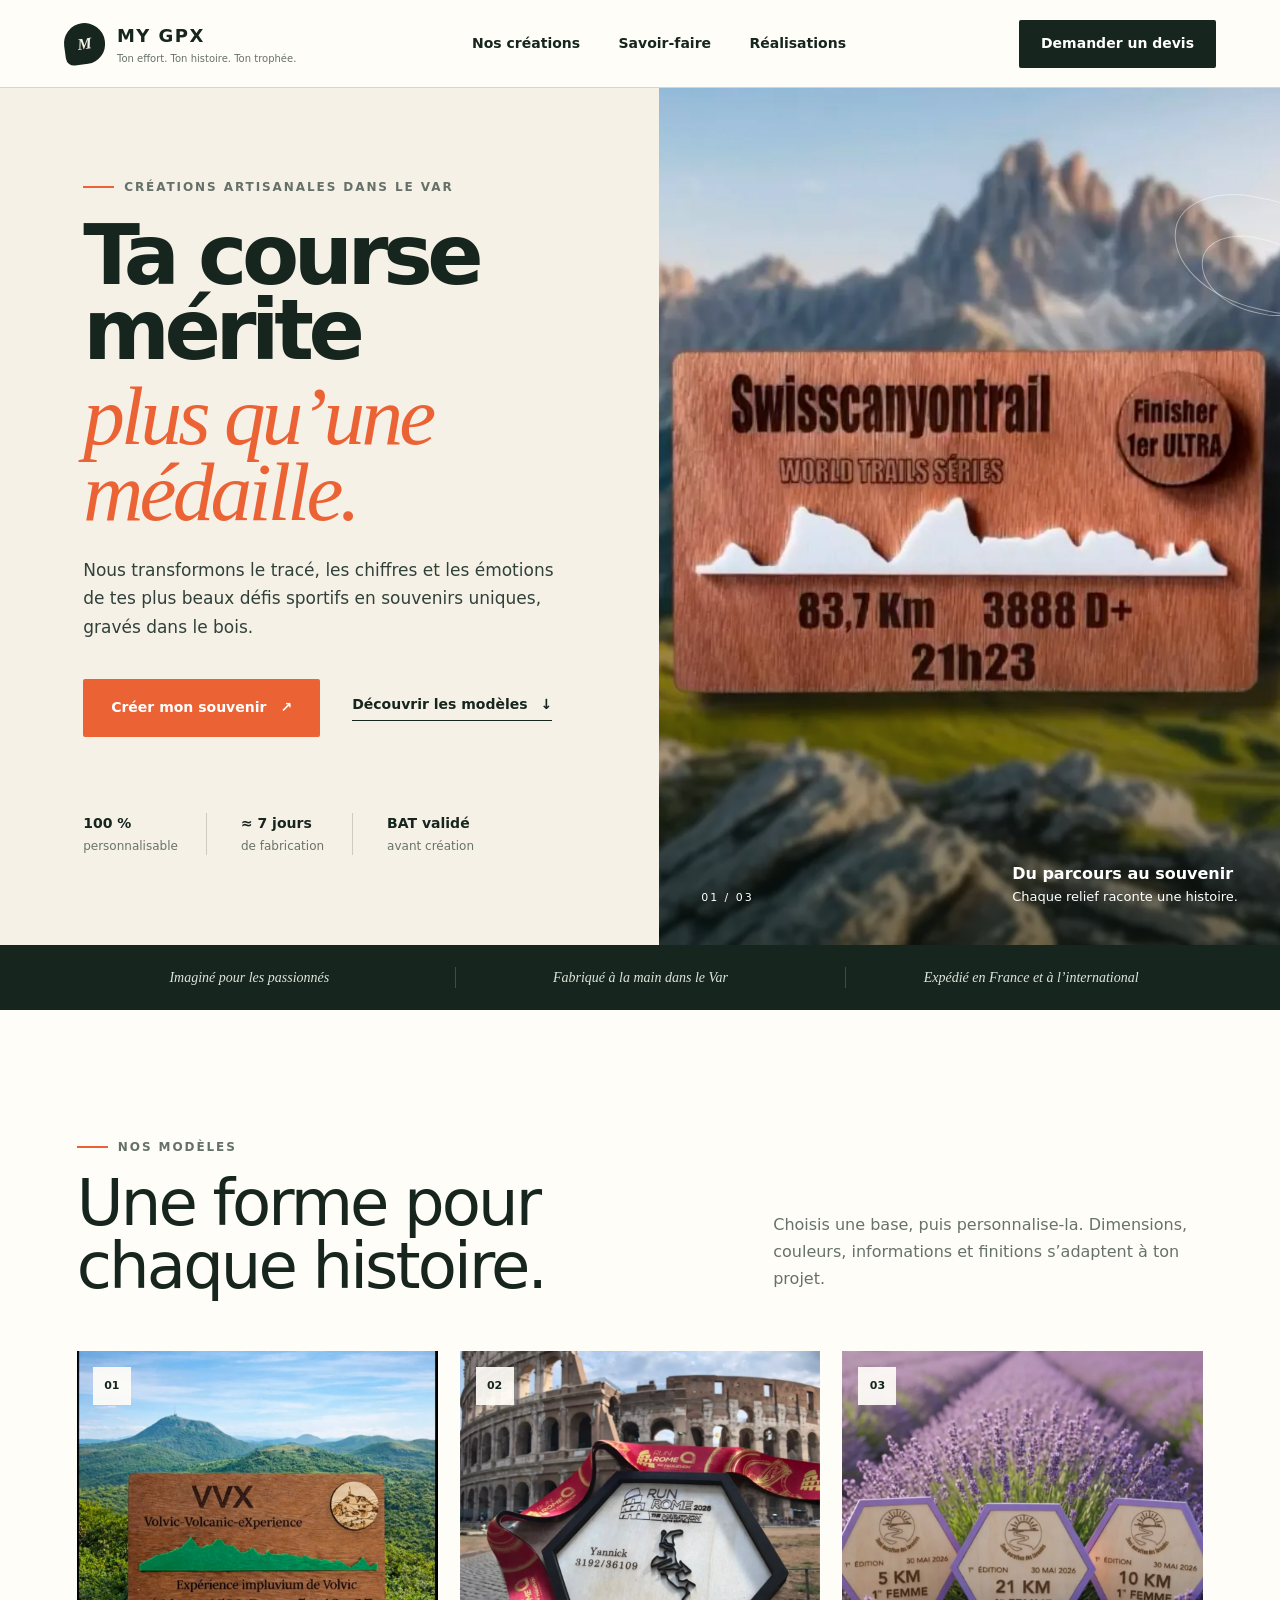
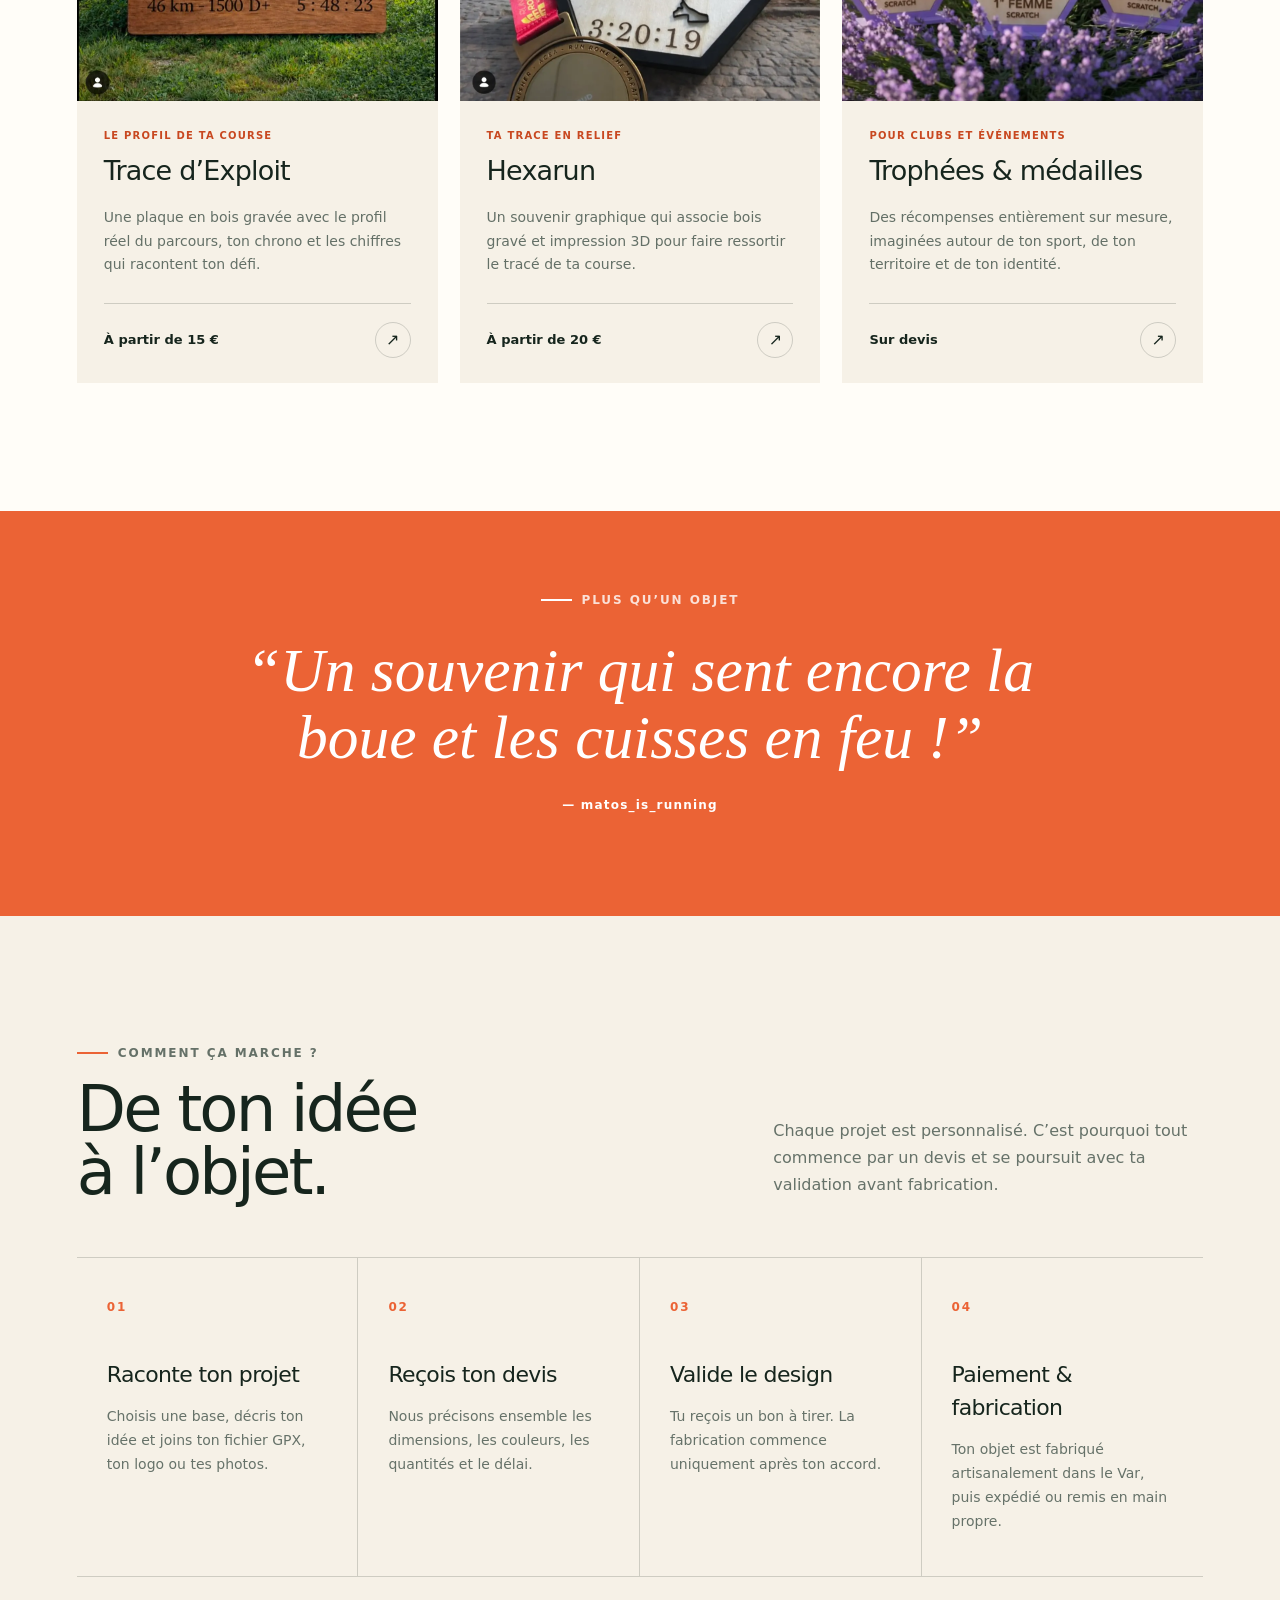
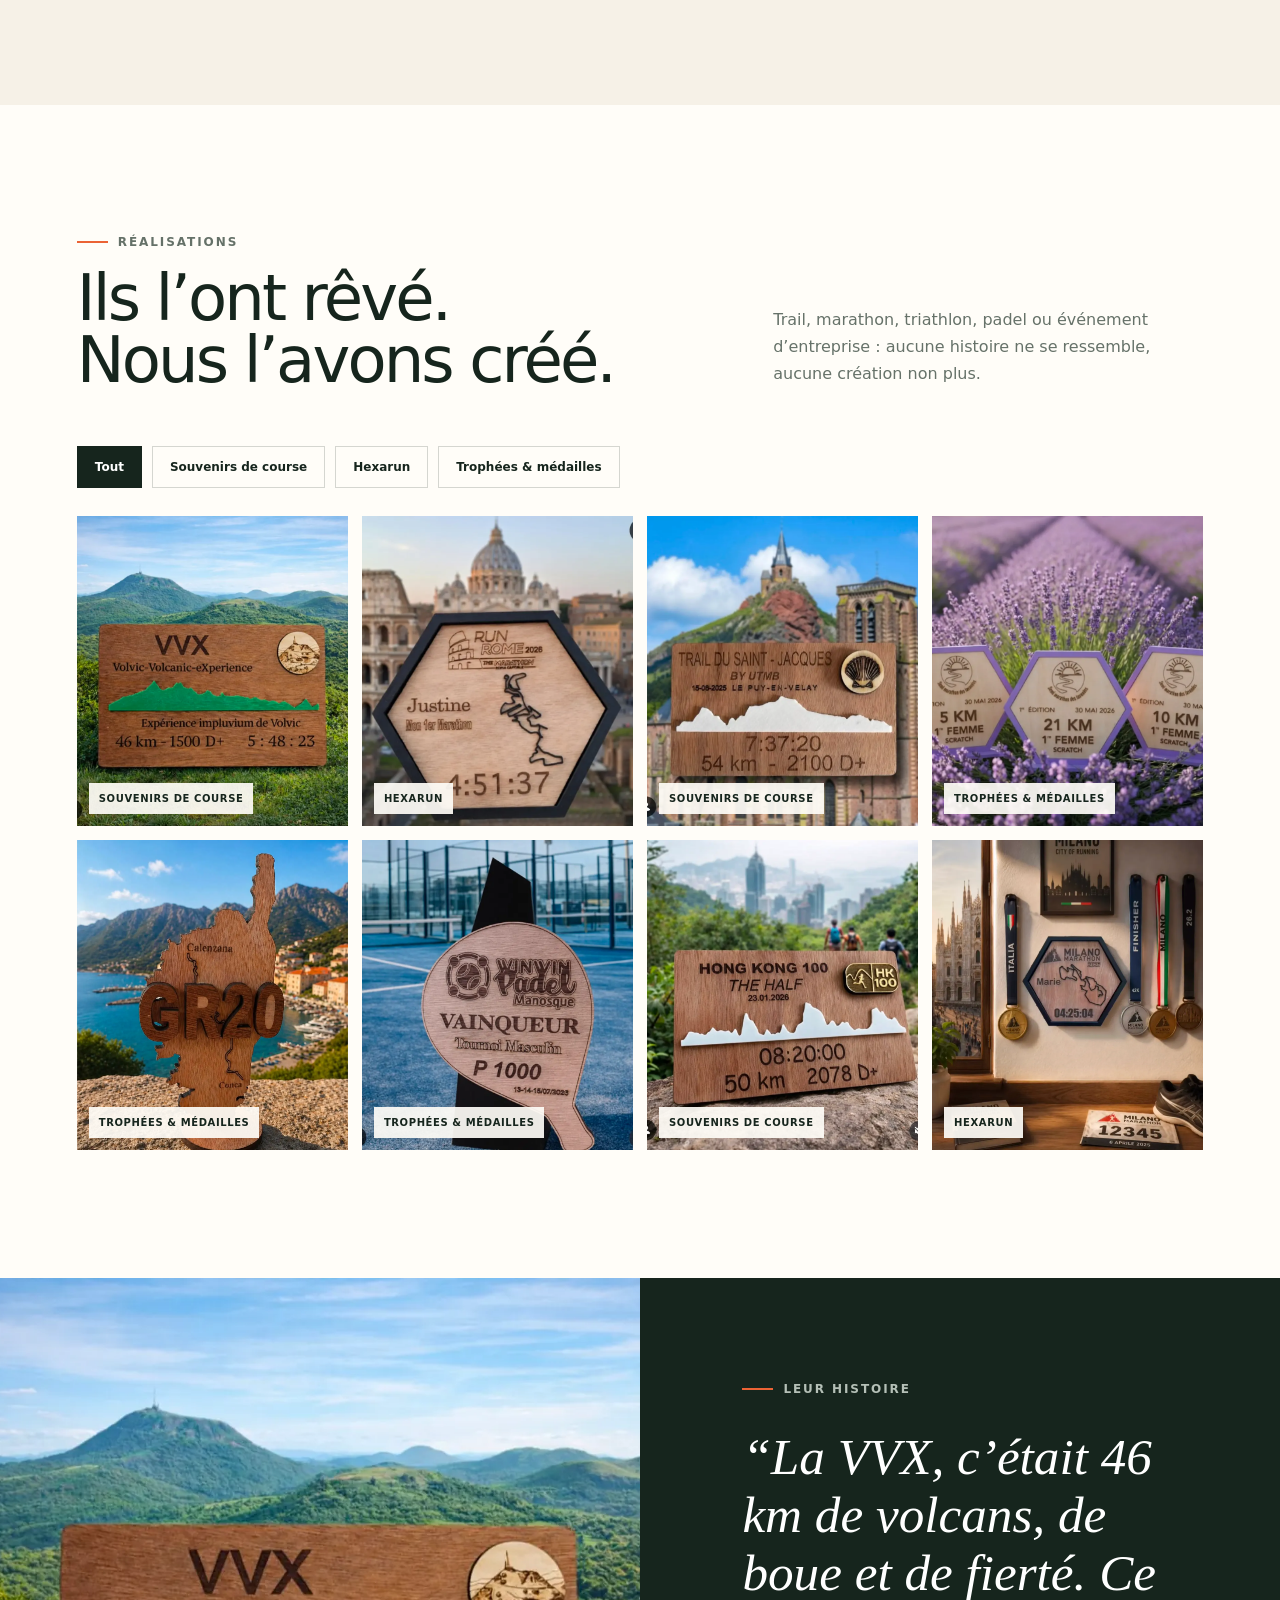
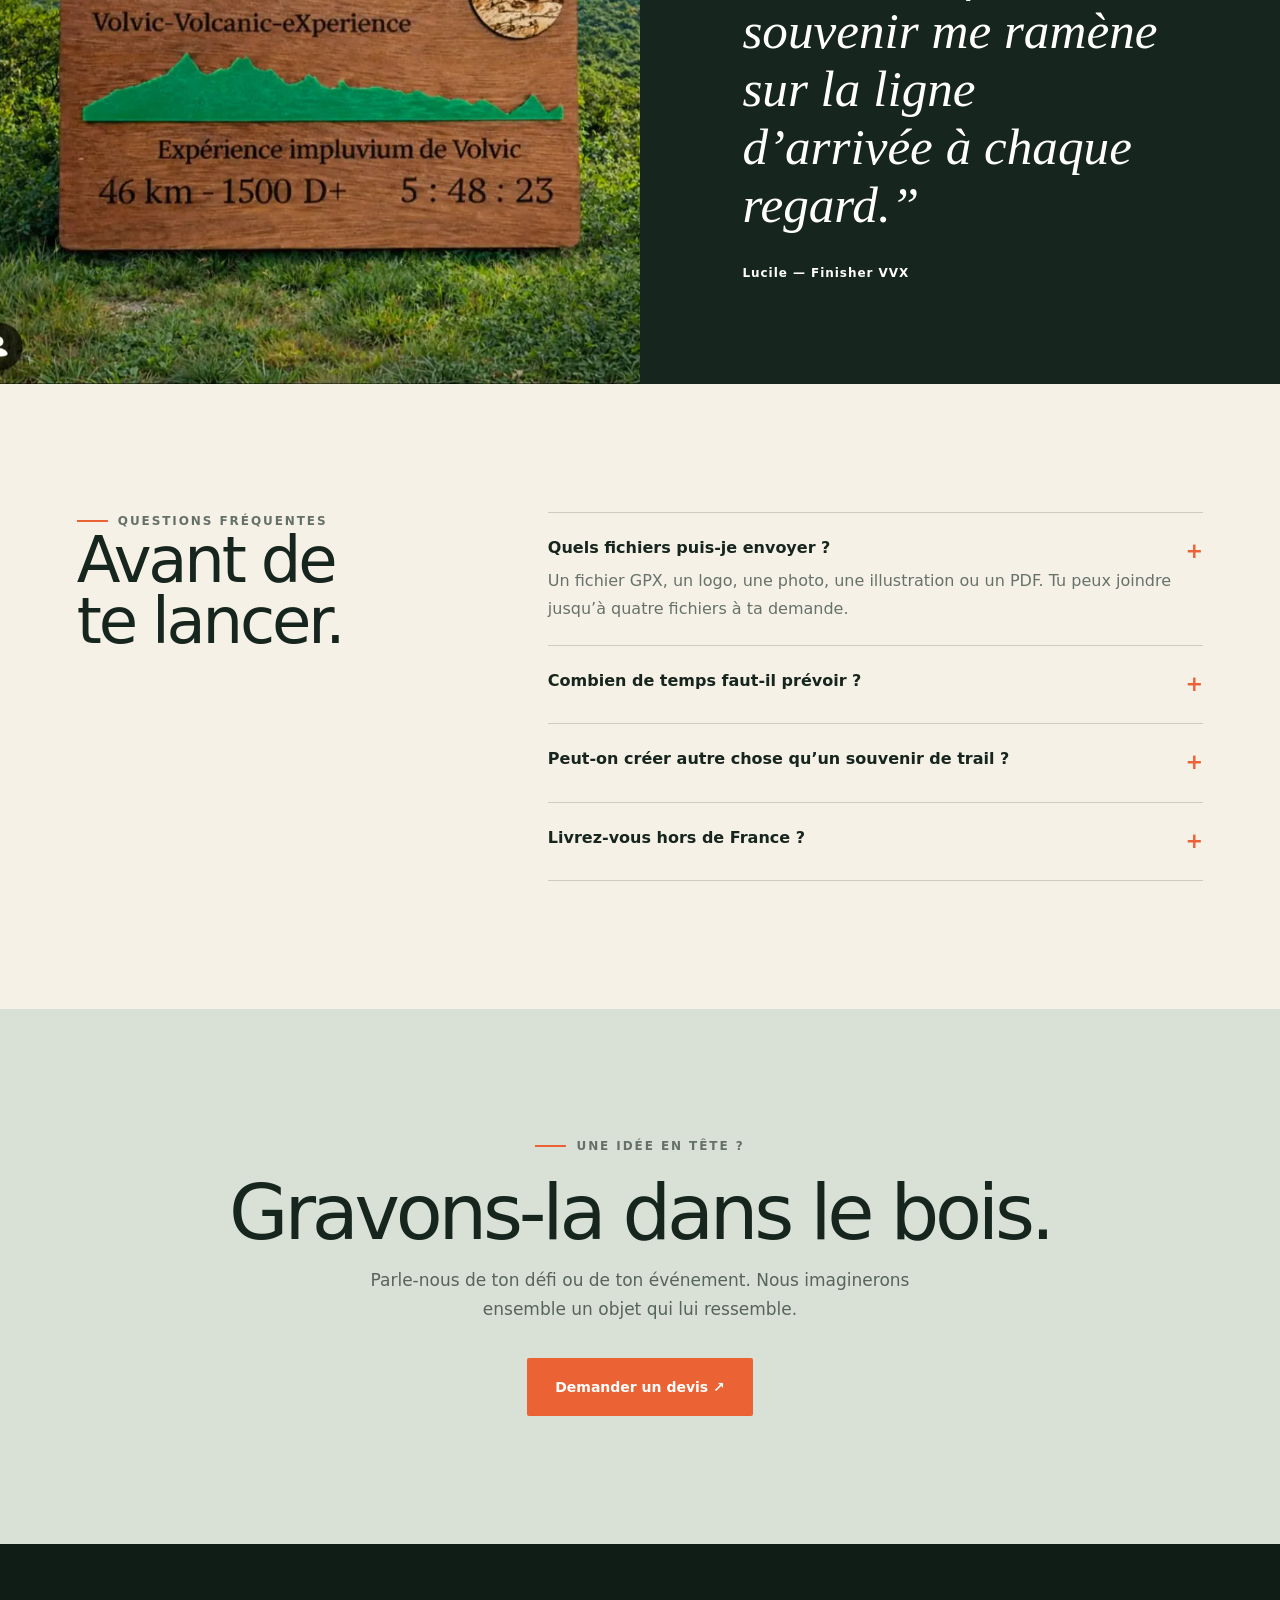
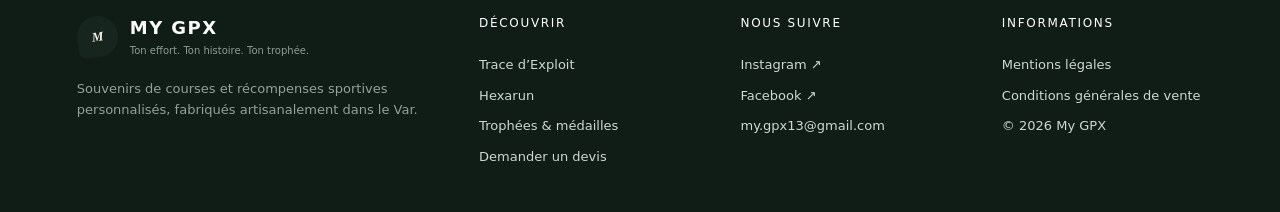
<file: index.html>
<!DOCTYPE html><html lang="fr"><head><meta charSet="utf-8"/><meta name="viewport" content="width=device-width, initial-scale=1"/><link rel="preload" href="media/swiss-canyon.webp" as="image"/><link rel="preload" href="media/vvx-souvenir.webp" as="image"/><link rel="preload" href="media/run-rome-yannick.webp" as="image"/><link rel="preload" href="media/trophees-lavande.webp" as="image"/><link rel="preload" as="image" href="media/run-rome-justine.webp"/><link rel="preload" as="image" href="media/saint-jacques.webp"/><link rel="preload" as="image" href="media/gr20-corse.webp"/><link rel="preload" as="image" href="media/trophee-padel.webp"/><link rel="preload" as="image" href="media/hong-kong-100.webp"/><link rel="preload" as="image" href="media/marathon-milan.webp"/><link rel="stylesheet" href="assets/styles.css" data-rsc-css-href="assets/styles.css" data-precedence="vite-rsc/importer-resources"/><title>My GPX — Ton effort. Ton histoire. Ton trophée.</title><meta name="description" content="Souvenirs de courses, trophées et médailles personnalisés en bois, fabriqués artisanalement dans le Var."/>
<script src="assets/maintenance-config.js"></script><script defer src="https://cloud.umami.is/script.js" data-website-id="81042aa8-d889-45b3-b822-0c5430422ec5"></script><script defer src="assets/analytics-events.js"></script></head><body><main><header class="site-header"><a href="index.html" class="brand" aria-label="My GPX, accueil"><span class="brand-mark" aria-hidden="true">M</span><span><strong>MY GPX</strong><small>Ton effort. Ton histoire. Ton trophée.</small></span></a><nav class="main-nav" aria-label="Navigation principale"><a href="#modeles">Nos créations</a><a href="#savoir-faire">Savoir-faire</a><a href="#realisations">Réalisations</a></nav><a href="devis.html" class="button button-dark header-cta">Demander un devis</a></header><section class="hero"><div class="hero-copy"><p class="eyebrow"><span></span> Créations artisanales dans le Var</p><h1>Ta course mérite<em>plus qu’une médaille.</em></h1><p class="hero-intro">Nous transformons le tracé, les chiffres et les émotions de tes plus beaux défis sportifs en souvenirs uniques, gravés dans le bois.</p><div class="hero-actions"><a href="devis.html" class="button button-accent">Créer mon souvenir <span aria-hidden="true">↗</span></a><a class="text-link" href="#modeles">Découvrir les modèles <span aria-hidden="true">↓</span></a></div><div class="hero-proof" aria-label="Les engagements My GPX"><span><b>100 %</b> personnalisable</span><span><b>≈ 7 jours</b> de fabrication</span><span><b>BAT validé</b> avant création</span></div></div><div class="hero-visual"><img src="media/swiss-canyon.webp" alt="Souvenir My GPX en bois du Swiss Canyon Trail devant les montagnes"/><div class="hero-caption"><span>01 / 03</span><p><strong>Du parcours au souvenir</strong>Chaque relief raconte une histoire.</p></div><div class="contour contour-one" aria-hidden="true"></div><div class="contour contour-two" aria-hidden="true"></div></div></section><section class="intro-strip" id="savoir-faire"><p>Imaginé pour les passionnés</p><p>Fabriqué à la main dans le Var</p><p>Expédié en France et à l’international</p></section><section class="products-section" id="modeles"><div class="section-heading"><div><p class="eyebrow"><span></span> Nos modèles</p><h2>Une forme pour<br/>chaque histoire.</h2></div><p>Choisis une base, puis personnalise-la. Dimensions, couleurs, informations et finitions s’adaptent à ton projet.</p></div><div class="product-grid"><article class="product-card"><a href="trace-exploit.html" aria-label="Découvrir Trace d’Exploit"><div class="product-image-wrap"><img src="media/vvx-souvenir.webp" alt="Exemple Trace d’Exploit réalisé par My GPX"/><span class="product-number">0<!-- -->1</span></div><div class="product-content"><p class="product-eyebrow">Le profil de ta course</p><h3>Trace d’Exploit</h3><p>Une plaque en bois gravée avec le profil réel du parcours, ton chrono et les chiffres qui racontent ton défi.</p><div class="product-bottom"><strong>À partir de 15 €</strong><span class="round-arrow"><span aria-hidden="true">↗</span></span></div></div></a></article><article class="product-card"><a href="hexarun.html" aria-label="Découvrir Hexarun"><div class="product-image-wrap"><img src="media/run-rome-yannick.webp" alt="Exemple Hexarun réalisé par My GPX"/><span class="product-number">0<!-- -->2</span></div><div class="product-content"><p class="product-eyebrow">Ta trace en relief</p><h3>Hexarun</h3><p>Un souvenir graphique qui associe bois gravé et impression 3D pour faire ressortir le tracé de ta course.</p><div class="product-bottom"><strong>À partir de 20 €</strong><span class="round-arrow"><span aria-hidden="true">↗</span></span></div></div></a></article><article class="product-card"><a href="trophees-medailles.html" aria-label="Découvrir Trophées &amp; médailles"><div class="product-image-wrap"><img src="media/trophees-lavande.webp" alt="Exemple Trophées &amp; médailles réalisé par My GPX"/><span class="product-number">0<!-- -->3</span></div><div class="product-content"><p class="product-eyebrow">Pour clubs et événements</p><h3>Trophées &amp; médailles</h3><p>Des récompenses entièrement sur mesure, imaginées autour de ton sport, de ton territoire et de ton identité.</p><div class="product-bottom"><strong>Sur devis</strong><span class="round-arrow"><span aria-hidden="true">↗</span></span></div></div></a></article></div></section><section class="coming-next" id="realisations"><p class="eyebrow"><span></span> Plus qu’un objet</p><blockquote>“Un souvenir qui sent encore la boue et les cuisses en feu !”</blockquote><cite>— matos_is_running</cite></section><section class="process-section"><div class="section-heading"><div><p class="eyebrow"><span></span> Comment ça marche ?</p><h2>De ton idée<br/>à l’objet.</h2></div><p>Chaque projet est personnalisé. C’est pourquoi tout commence par un devis et se poursuit avec ta validation avant fabrication.</p></div><div class="process-grid"><article><b>01</b><h3>Raconte ton projet</h3><p>Choisis une base, décris ton idée et joins ton fichier GPX, ton logo ou tes photos.</p></article><article><b>02</b><h3>Reçois ton devis</h3><p>Nous précisons ensemble les dimensions, les couleurs, les quantités et le délai.</p></article><article><b>03</b><h3>Valide le design</h3><p>Tu reçois un bon à tirer. La fabrication commence uniquement après ton accord.</p></article><article><b>04</b><h3>Paiement &amp; fabrication</h3><p>Ton objet est fabriqué artisanalement dans le Var, puis expédié ou remis en main propre.</p></article></div></section><section class="gallery-section"><div class="section-heading"><div><p class="eyebrow"><span></span> Réalisations</p><h2>Ils l’ont rêvé.<br/>Nous l’avons créé.</h2></div><p>Trail, marathon, triathlon, padel ou événement d’entreprise : aucune histoire ne se ressemble, aucune création non plus.</p></div><div><div class="gallery-filters" role="group" aria-label="Filtrer les réalisations"><button class="active">Tout</button><button class="">Souvenirs de course</button><button class="">Hexarun</button><button class="">Trophées &amp; médailles</button></div><div class="gallery-grid"><figure><img src="media/vvx-souvenir.webp" alt="Souvenir VVX"/><figcaption>Souvenirs de course</figcaption></figure><figure><img src="media/run-rome-justine.webp" alt="Hexarun du marathon de Rome"/><figcaption>Hexarun</figcaption></figure><figure><img src="media/saint-jacques.webp" alt="Souvenir du Trail du Saint-Jacques"/><figcaption>Souvenirs de course</figcaption></figure><figure><img src="media/trophees-lavande.webp" alt="Trophées personnalisés d’une course"/><figcaption>Trophées &amp; médailles</figcaption></figure><figure><img src="media/gr20-corse.webp" alt="Trophée en forme de Corse du GR20"/><figcaption>Trophées &amp; médailles</figcaption></figure><figure><img src="media/trophee-padel.webp" alt="Trophée de padel personnalisé"/><figcaption>Trophées &amp; médailles</figcaption></figure><figure><img src="media/hong-kong-100.webp" alt="Souvenir du Hong Kong 100"/><figcaption>Souvenirs de course</figcaption></figure><figure><img src="media/marathon-milan.webp" alt="Hexarun du marathon de Milan"/><figcaption>Hexarun</figcaption></figure></div></div></section><section class="vvx-review"><div class="review-image"><img src="media/vvx-souvenir.webp" alt="Souvenir personnalisé de la VVX"/></div><div class="review-copy"><p class="eyebrow"><span></span> Leur histoire</p><blockquote>“La VVX, c’était 46 km de volcans, de boue et de fierté. Ce souvenir me ramène sur la ligne d’arrivée à chaque regard.”</blockquote><cite>Lucile — Finisher VVX</cite></div></section><section class="faq-section"><div><p class="eyebrow"><span></span> Questions fréquentes</p><h2>Avant de<br/>te lancer.</h2></div><div class="faq-list"><details open=""><summary>Quels fichiers puis-je envoyer ? <span>+</span></summary><p>Un fichier GPX, un logo, une photo, une illustration ou un PDF. Tu peux joindre jusqu’à quatre fichiers à ta demande.</p></details><details><summary>Combien de temps faut-il prévoir ? <span>+</span></summary><p>La fabrication prend habituellement environ une semaine après validation du BAT et paiement. Le délai peut varier selon la complexité et la quantité.</p></details><details><summary>Peut-on créer autre chose qu’un souvenir de trail ? <span>+</span></summary><p>Oui. Running, cyclisme, randonnée, triathlon, sports collectifs, événement d’entreprise ou cadeau personnel : toute demande peut être étudiée.</p></details><details><summary>Livrez-vous hors de France ? <span>+</span></summary><p>Oui. Les frais de port sont calculés selon la destination et ajoutés au devis.</p></details></div></section><section class="final-cta"><p class="eyebrow"><span></span> Une idée en tête ?</p><h2>Gravons-la dans le bois.</h2><p>Parle-nous de ton défi ou de ton événement. Nous imaginerons ensemble un objet qui lui ressemble.</p><a href="devis.html" class="button button-accent">Demander un devis ↗</a></section><footer class="site-footer"><div><a href="index.html" class="brand footer-brand"><span class="brand-mark" aria-hidden="true">M</span><span><strong>MY GPX</strong><small>Ton effort. Ton histoire. Ton trophée.</small></span></a><p>Souvenirs de courses et récompenses sportives personnalisés, fabriqués artisanalement dans le Var.</p></div><div><h3>Découvrir</h3><a href="trace-exploit.html">Trace d’Exploit</a><a href="hexarun.html">Hexarun</a><a href="trophees-medailles.html">Trophées &amp; médailles</a><a href="devis.html">Demander un devis</a></div><div><h3>Nous suivre</h3><a href="https://www.instagram.com/my.gpx" target="_blank" rel="noreferrer">Instagram ↗</a><a href="https://www.facebook.com/share/1KzSbzuw7f/" target="_blank" rel="noreferrer">Facebook ↗</a><a href="mailto:my.gpx13@gmail.com">my.gpx13@gmail.com</a></div><div><h3>Informations</h3><a href="informations-legales.html">Mentions légales</a><a href="informations-legales.html#cgv">Conditions générales de vente</a><p>© 2026 My GPX</p></div></footer></main><script>
document.addEventListener('DOMContentLoaded', function () {
  const filters = document.querySelectorAll('.gallery-filters button');
  const figures = document.querySelectorAll('.gallery-grid figure');
  filters.forEach(function (button) {
    button.addEventListener('click', function () {
      filters.forEach(function (item) { item.classList.remove('active'); });
      button.classList.add('active');
      const category = button.textContent.trim();
      figures.forEach(function (figure) {
        const caption = figure.querySelector('figcaption');
        figure.hidden = category !== 'Tout' && (!caption || caption.textContent.trim() !== category);
      });
    });
  });

  const form = document.querySelector('.quote-form');
  if (form) {
    const requestedProject = new URLSearchParams(window.location.search).get('projet');
    const projectSelect = form.querySelector('[name="projectType"]');
    if (requestedProject && projectSelect) {
      const normalizedProject = requestedProject === 'Trophées & médailles' ? 'Trophées ou médailles' : requestedProject;
      projectSelect.value = normalizedProject;
    }
    const fileField = form.querySelector('.file-field');
    if (fileField) {
      const note = document.createElement('small');
      note.textContent = 'Les fichiers devront être joints manuellement dans l’e-mail qui va s’ouvrir.';
      fileField.appendChild(note);
    }
    form.addEventListener('submit', function (event) {
      event.preventDefault();
      if (!form.reportValidity()) return;
      const data = new FormData(form);
      const labels = {
        projectType: 'Type de création',
        eventName: 'Course ou événement',
        quantity: 'Quantité',
        deadline: 'Date souhaitée',
        message: 'Description',
        fullName: 'Nom et prénom',
        email: 'E-mail',
        phone: 'Téléphone',
        delivery: 'Remise du produit'
      };
      const lines = ['Bonjour My GPX,', '', 'Je souhaite demander un devis.', ''];
      Object.keys(labels).forEach(function (key) {
        const value = data.get(key);
        if (value) lines.push(labels[key] + ' : ' + value);
      });
      lines.push('', 'Je joins mes fichiers utiles à cet e-mail.', '', 'Merci.');
      const subject = 'Demande de devis My GPX — ' + (data.get('fullName') || 'Nouveau projet');
      window.location.href = 'mailto:my.gpx13@gmail.com?subject=' + encodeURIComponent(subject) + '&body=' + encodeURIComponent(lines.join('\n'));
    });
  }
});
</script></body></html>
</file>
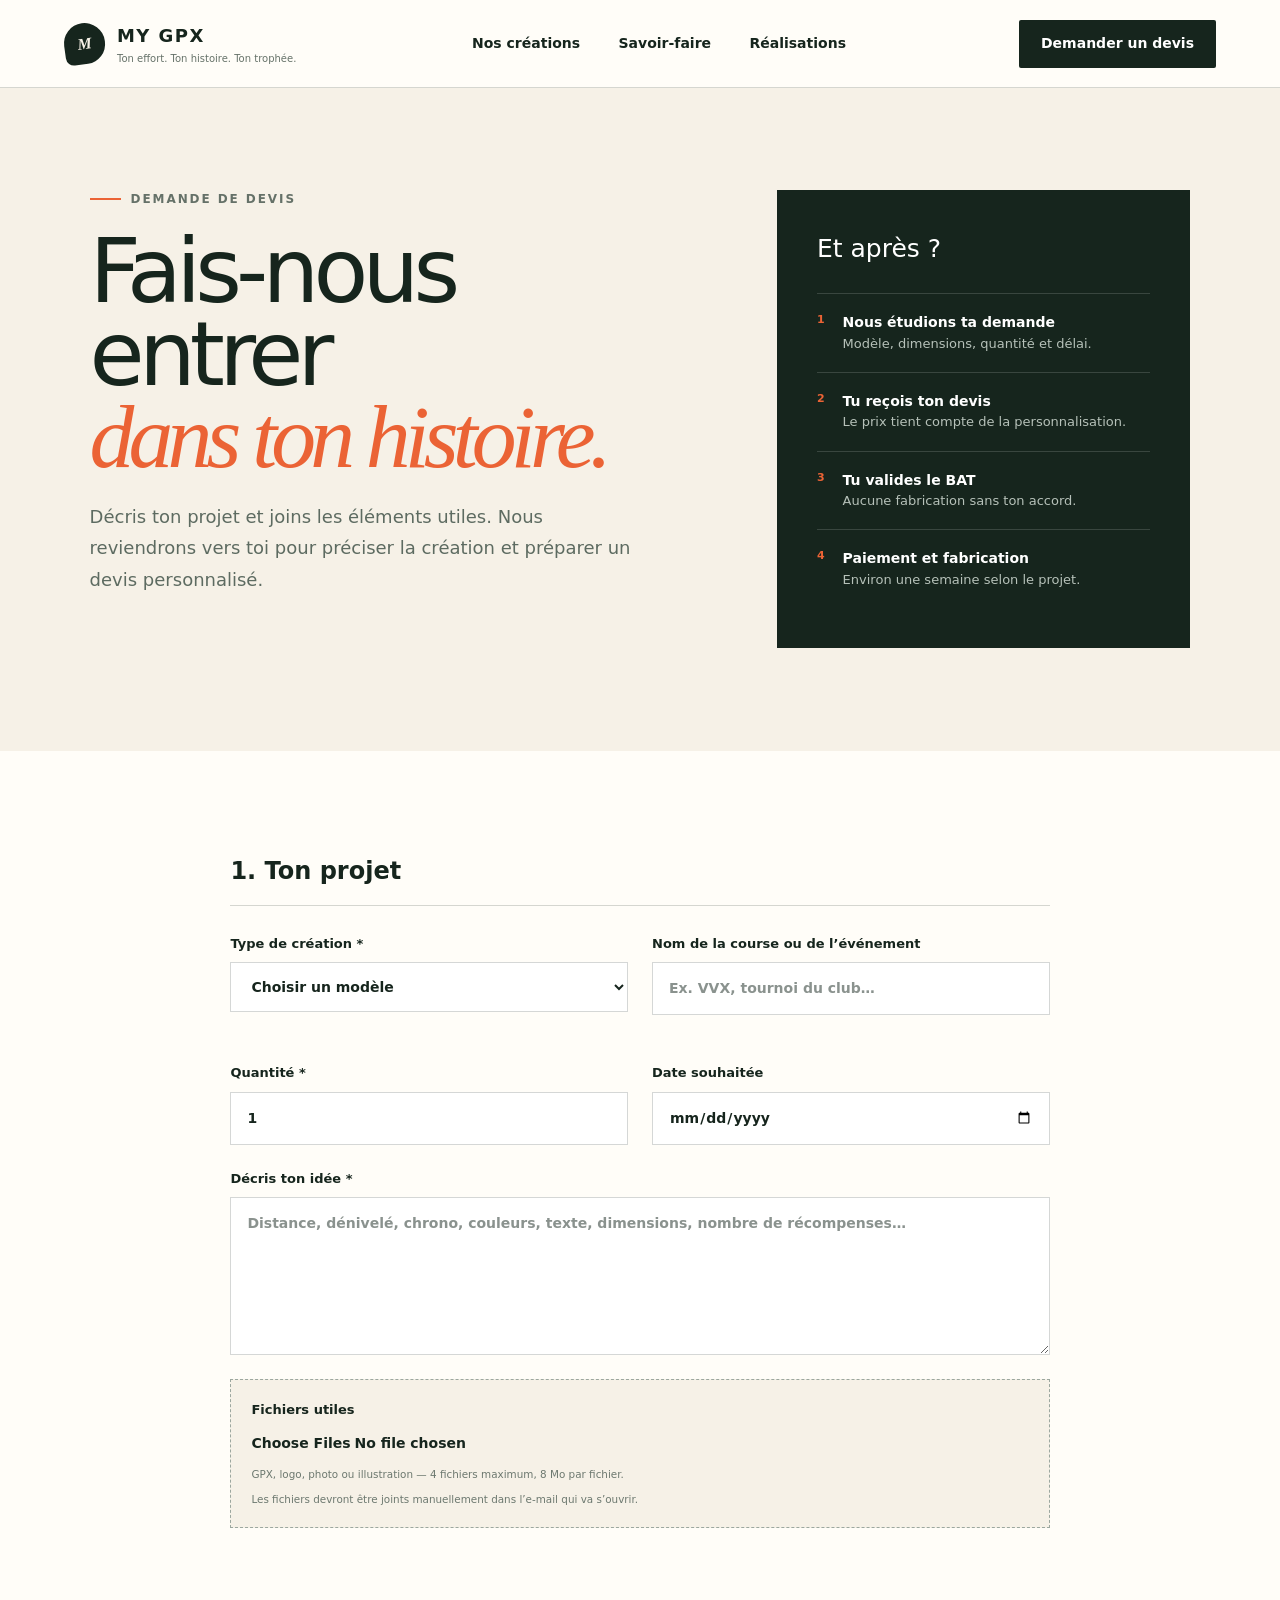
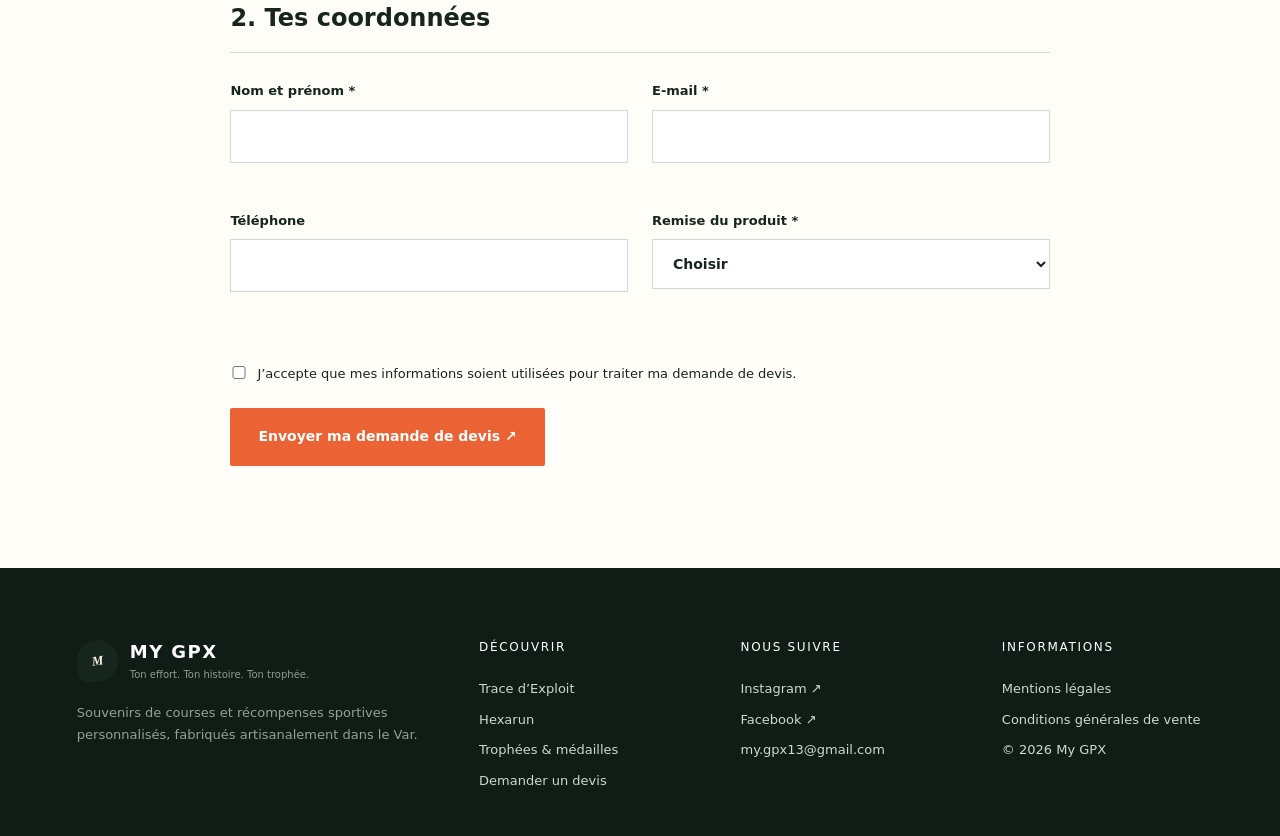
<file: devis.html>
<!DOCTYPE html><html lang="fr"><head><meta charSet="utf-8"/><meta name="viewport" content="width=device-width, initial-scale=1"/><link rel="stylesheet" href="assets/styles.css" data-rsc-css-href="assets/styles.css" data-precedence="vite-rsc/importer-resources"/><title>My GPX — Ton effort. Ton histoire. Ton trophée.</title><meta name="description" content="Souvenirs de courses, trophées et médailles personnalisés en bois, fabriqués artisanalement dans le Var."/>
<script src="assets/maintenance-config.js"></script><script defer src="https://cloud.umami.is/script.js" data-website-id="81042aa8-d889-45b3-b822-0c5430422ec5"></script><script defer src="assets/analytics-events.js"></script></head><body><main><header class="site-header"><a href="index.html" class="brand" aria-label="My GPX, accueil"><span class="brand-mark" aria-hidden="true">M</span><span><strong>MY GPX</strong><small>Ton effort. Ton histoire. Ton trophée.</small></span></a><nav class="main-nav" aria-label="Navigation principale"><a href="index.html#modeles">Nos créations</a><a href="index.html#savoir-faire">Savoir-faire</a><a href="index.html#realisations">Réalisations</a></nav><a href="devis.html" class="button button-dark header-cta">Demander un devis</a></header><section class="quote-hero"><div><p class="eyebrow"><span></span> Demande de devis</p><h1>Fais-nous entrer<br/><em>dans ton histoire.</em></h1><p>Décris ton projet et joins les éléments utiles. Nous reviendrons vers toi pour préciser la création et préparer un devis personnalisé.</p></div><aside><h2>Et après ?</h2><ol><li><b>1</b><span><strong>Nous étudions ta demande</strong>Modèle, dimensions, quantité et délai.</span></li><li><b>2</b><span><strong>Tu reçois ton devis</strong>Le prix tient compte de la personnalisation.</span></li><li><b>3</b><span><strong>Tu valides le BAT</strong>Aucune fabrication sans ton accord.</span></li><li><b>4</b><span><strong>Paiement et fabrication</strong>Environ une semaine selon le projet.</span></li></ol></aside></section><section class="quote-form-section"><form class="quote-form"><input class="honeypot" type="text" tabindex="-1" autoComplete="off" aria-hidden="true" name="website"/><fieldset><legend>1. Ton projet</legend><div class="form-grid"><label>Type de création *<select name="projectType" required=""><option value="" disabled="" selected="">Choisir un modèle</option><option>Trace d’Exploit</option><option>Hexarun</option><option>Trophées ou médailles</option><option>Autre création sur mesure</option></select></label><label>Nom de la course ou de l’événement<input placeholder="Ex. VVX, tournoi du club…" name="eventName"/></label><label>Quantité *<input type="number" min="1" max="5000" required="" name="quantity" value="1"/></label><label>Date souhaitée<input type="date" name="deadline"/></label></div><label>Décris ton idée *<textarea name="message" rows="6" required="" placeholder="Distance, dénivelé, chrono, couleurs, texte, dimensions, nombre de récompenses…"></textarea></label><label class="file-field"><span>Fichiers utiles</span><input type="file" multiple="" accept=".gpx,.xml,.txt,.pdf,.jpg,.jpeg,.png,.webp" name="files"/><small>GPX, logo, photo ou illustration — 4 fichiers maximum, 8 Mo par fichier.</small></label></fieldset><fieldset><legend>2. Tes coordonnées</legend><div class="form-grid"><label>Nom et prénom *<input autoComplete="name" required="" name="fullName"/></label><label>E-mail *<input type="email" autoComplete="email" required="" name="email"/></label><label>Téléphone<input type="tel" autoComplete="tel" name="phone"/></label><label>Remise du produit *<select name="delivery" required=""><option value="" disabled="" selected="">Choisir</option><option>Livraison en France</option><option>Livraison hors de France</option><option>Remise en main propre</option></select></label></div></fieldset><label class="consent"><input type="checkbox" required=""/> <span>J’accepte que mes informations soient utilisées pour traiter ma demande de devis.</span></label><button class="button button-accent form-submit" type="submit">Envoyer ma demande de devis ↗</button></form></section><footer class="site-footer"><div><a href="index.html" class="brand footer-brand"><span class="brand-mark" aria-hidden="true">M</span><span><strong>MY GPX</strong><small>Ton effort. Ton histoire. Ton trophée.</small></span></a><p>Souvenirs de courses et récompenses sportives personnalisés, fabriqués artisanalement dans le Var.</p></div><div><h3>Découvrir</h3><a href="trace-exploit.html">Trace d’Exploit</a><a href="hexarun.html">Hexarun</a><a href="trophees-medailles.html">Trophées &amp; médailles</a><a href="devis.html">Demander un devis</a></div><div><h3>Nous suivre</h3><a href="https://www.instagram.com/my.gpx" target="_blank" rel="noreferrer">Instagram ↗</a><a href="https://www.facebook.com/share/1KzSbzuw7f/" target="_blank" rel="noreferrer">Facebook ↗</a><a href="mailto:my.gpx13@gmail.com">my.gpx13@gmail.com</a></div><div><h3>Informations</h3><a href="informations-legales.html">Mentions légales</a><a href="informations-legales.html#cgv">Conditions générales de vente</a><p>© 2026 My GPX</p></div></footer></main><script>
document.addEventListener('DOMContentLoaded', function () {
  const filters = document.querySelectorAll('.gallery-filters button');
  const figures = document.querySelectorAll('.gallery-grid figure');
  filters.forEach(function (button) {
    button.addEventListener('click', function () {
      filters.forEach(function (item) { item.classList.remove('active'); });
      button.classList.add('active');
      const category = button.textContent.trim();
      figures.forEach(function (figure) {
        const caption = figure.querySelector('figcaption');
        figure.hidden = category !== 'Tout' && (!caption || caption.textContent.trim() !== category);
      });
    });
  });

  const form = document.querySelector('.quote-form');
  if (form) {
    const requestedProject = new URLSearchParams(window.location.search).get('projet');
    const projectSelect = form.querySelector('[name="projectType"]');
    if (requestedProject && projectSelect) {
      const normalizedProject = requestedProject === 'Trophées & médailles' ? 'Trophées ou médailles' : requestedProject;
      projectSelect.value = normalizedProject;
    }
    const fileField = form.querySelector('.file-field');
    if (fileField) {
      const note = document.createElement('small');
      note.textContent = 'Les fichiers devront être joints manuellement dans l’e-mail qui va s’ouvrir.';
      fileField.appendChild(note);
    }
    form.addEventListener('submit', function (event) {
      event.preventDefault();
      if (!form.reportValidity()) return;
      const data = new FormData(form);
      const labels = {
        projectType: 'Type de création',
        eventName: 'Course ou événement',
        quantity: 'Quantité',
        deadline: 'Date souhaitée',
        message: 'Description',
        fullName: 'Nom et prénom',
        email: 'E-mail',
        phone: 'Téléphone',
        delivery: 'Remise du produit'
      };
      const lines = ['Bonjour My GPX,', '', 'Je souhaite demander un devis.', ''];
      Object.keys(labels).forEach(function (key) {
        const value = data.get(key);
        if (value) lines.push(labels[key] + ' : ' + value);
      });
      lines.push('', 'Je joins mes fichiers utiles à cet e-mail.', '', 'Merci.');
      const subject = 'Demande de devis My GPX — ' + (data.get('fullName') || 'Nouveau projet');
      window.location.href = 'mailto:my.gpx13@gmail.com?subject=' + encodeURIComponent(subject) + '&body=' + encodeURIComponent(lines.join('\n'));
    });
  }
});
</script></body></html>
</file>
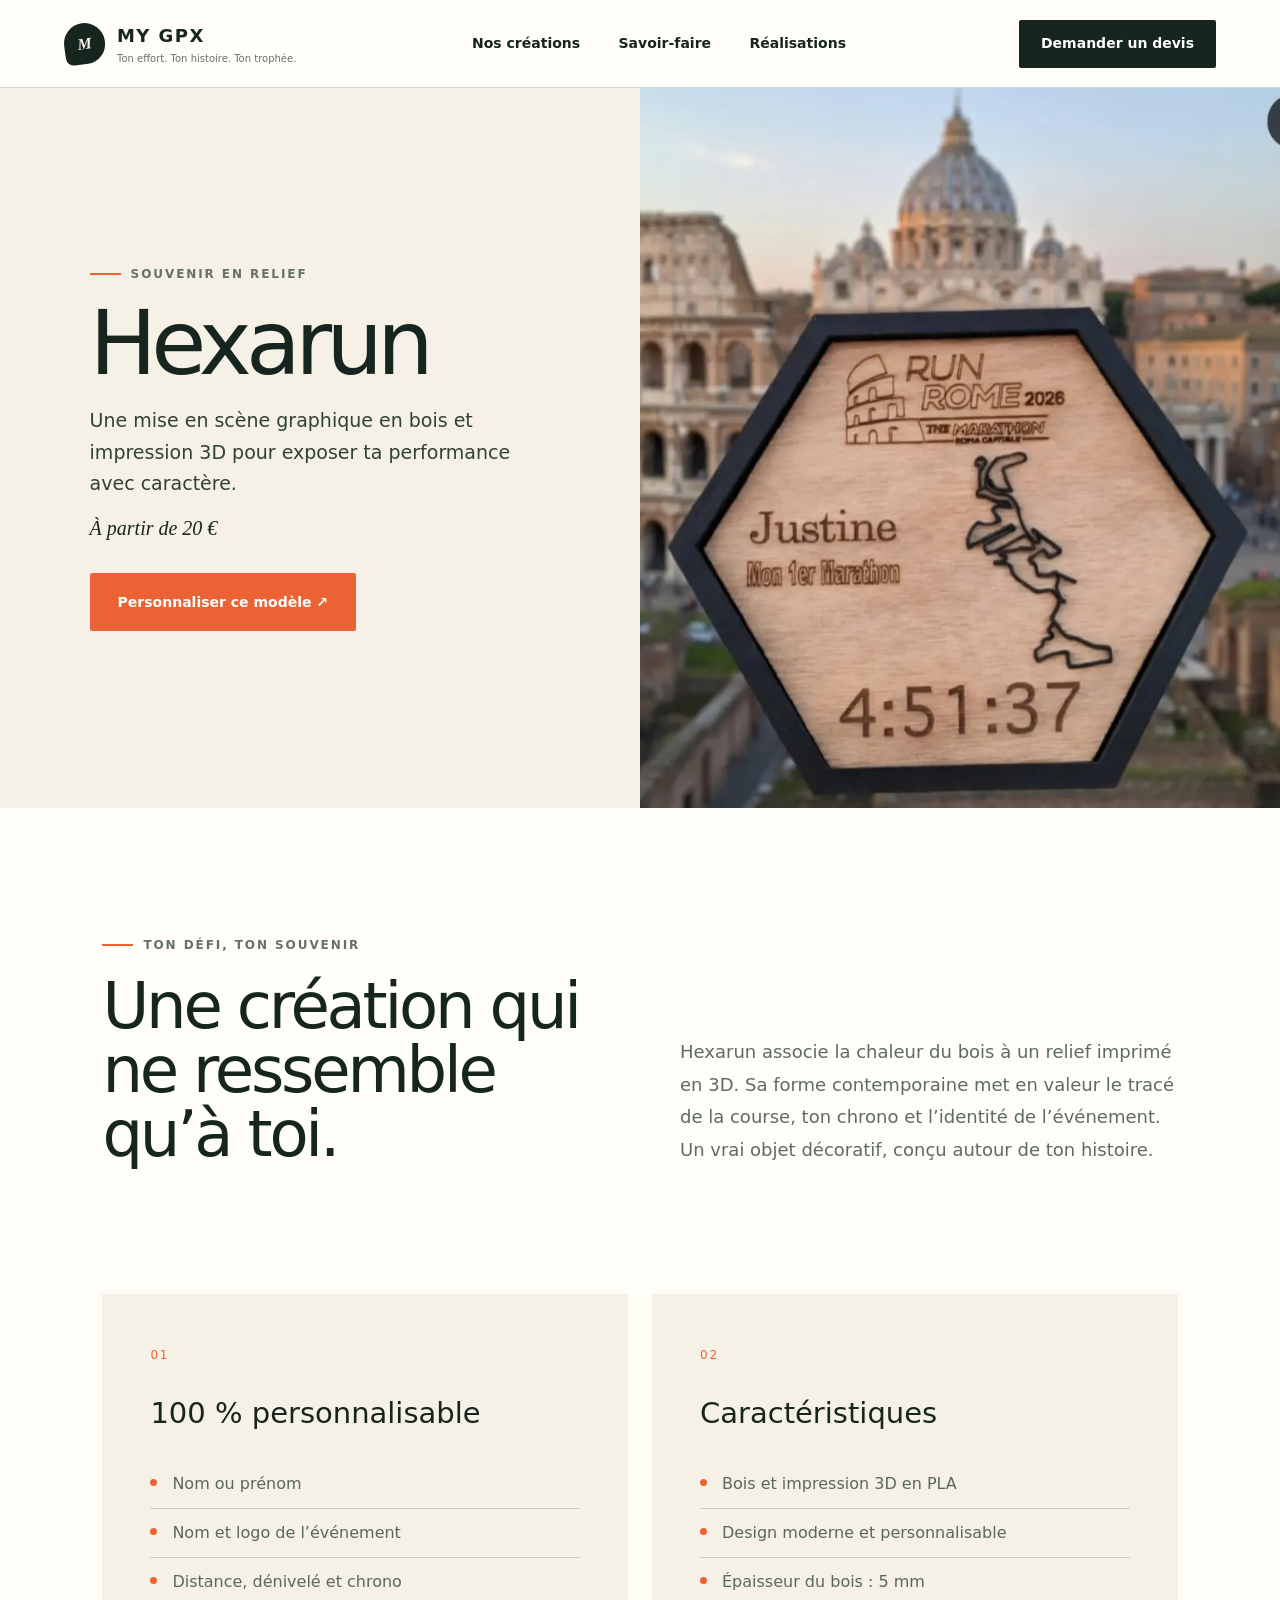
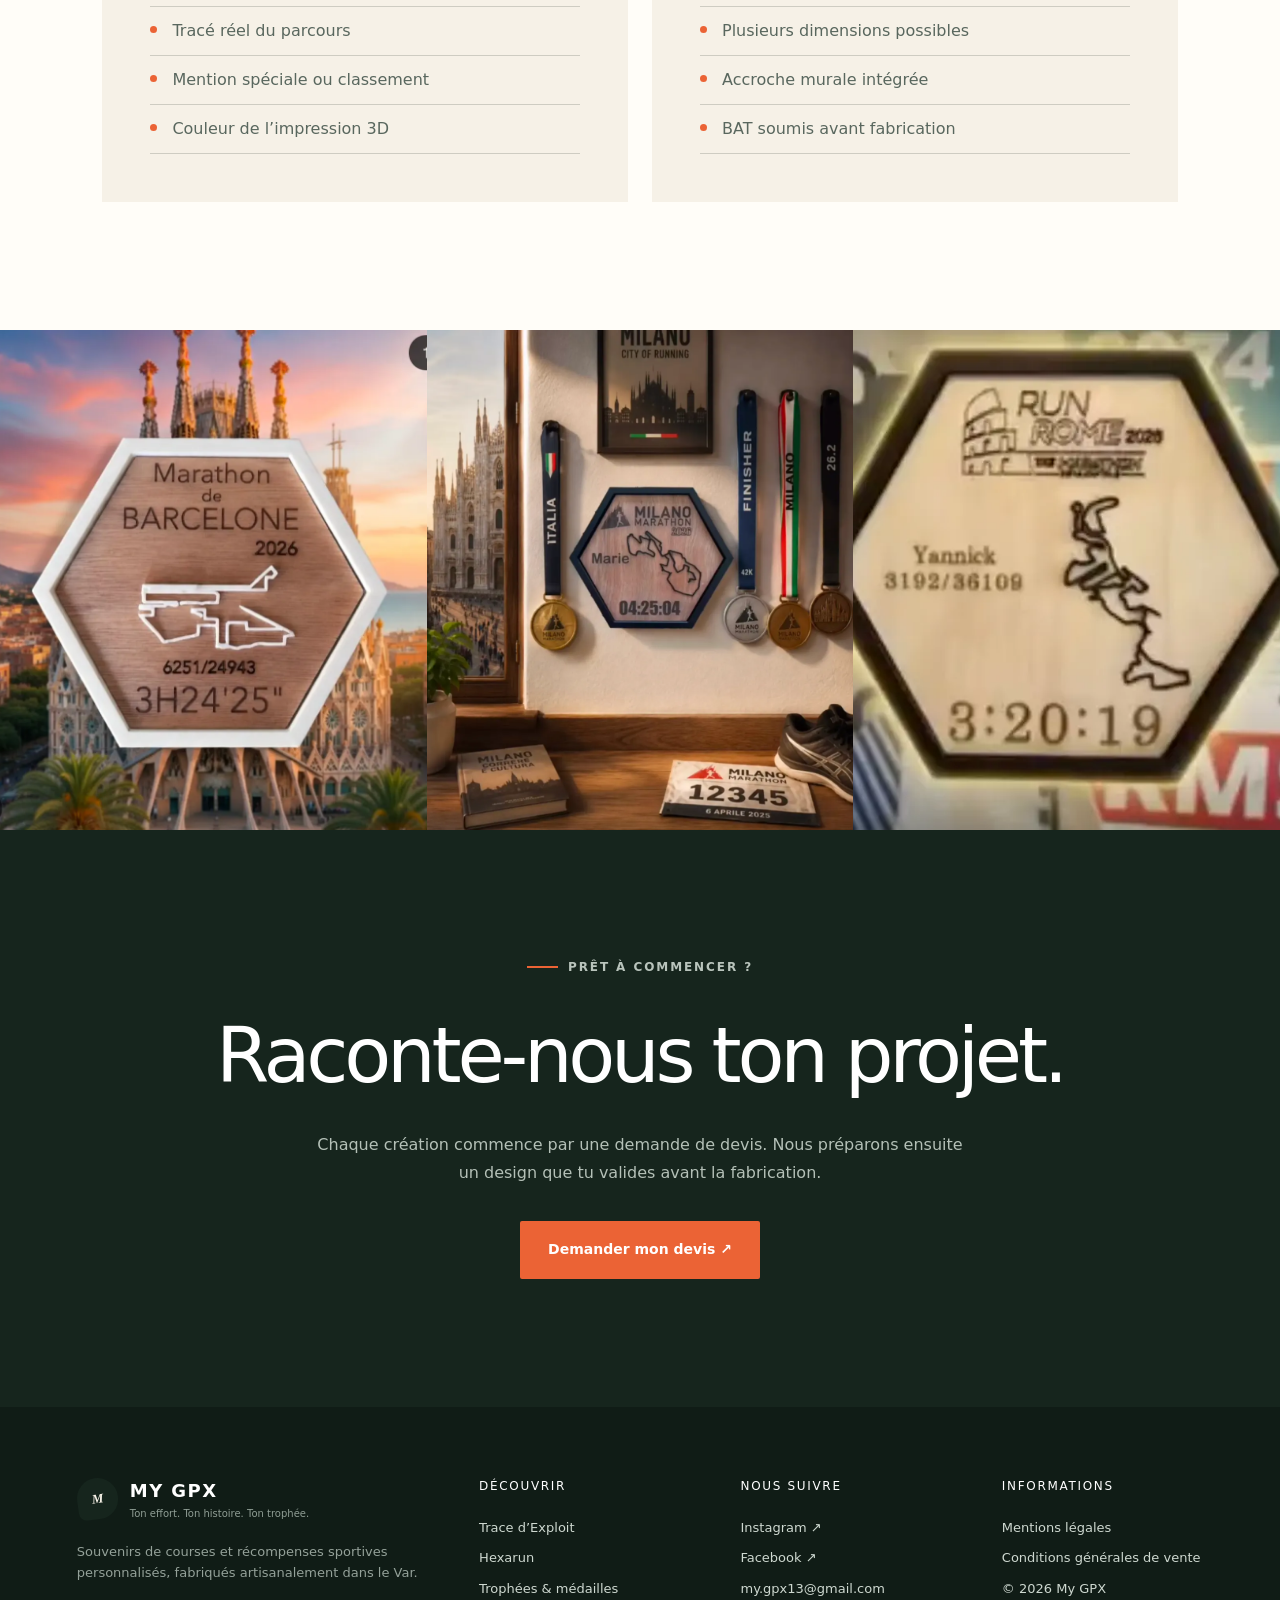
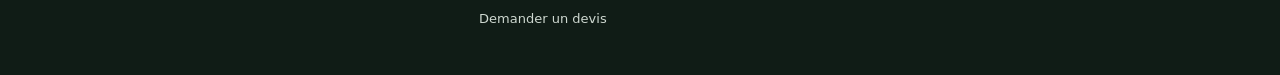
<file: hexarun.html>
<!DOCTYPE html><html lang="fr"><head><meta charSet="utf-8"/><meta name="viewport" content="width=device-width, initial-scale=1"/><link rel="preload" href="media/run-rome-justine.webp" as="image"/><link rel="preload" href="media/marathon-barcelone.webp" as="image"/><link rel="preload" href="media/marathon-milan.webp" as="image"/><link rel="preload" href="media/run-rome-led.webp" as="image"/><link rel="stylesheet" href="assets/styles.css" data-rsc-css-href="assets/styles.css" data-precedence="vite-rsc/importer-resources"/><title>My GPX — Ton effort. Ton histoire. Ton trophée.</title><meta name="description" content="Souvenirs de courses, trophées et médailles personnalisés en bois, fabriqués artisanalement dans le Var."/>
<script src="assets/maintenance-config.js"></script><script defer src="https://cloud.umami.is/script.js" data-website-id="81042aa8-d889-45b3-b822-0c5430422ec5"></script><script defer src="assets/analytics-events.js"></script></head><body><main><header class="site-header"><a href="index.html" class="brand" aria-label="My GPX, accueil"><span class="brand-mark" aria-hidden="true">M</span><span><strong>MY GPX</strong><small>Ton effort. Ton histoire. Ton trophée.</small></span></a><nav class="main-nav" aria-label="Navigation principale"><a href="index.html#modeles">Nos créations</a><a href="index.html#savoir-faire">Savoir-faire</a><a href="index.html#realisations">Réalisations</a></nav><a href="devis.html" class="button button-dark header-cta">Demander un devis</a></header><section class="product-hero"><div><p class="eyebrow"><span></span> <!-- -->Souvenir en relief</p><h1>Hexarun</h1><p>Une mise en scène graphique en bois et impression 3D pour exposer ta performance avec caractère.</p><div class="product-price">À partir de 20 €</div><a href="devis.html?projet=Hexarun" class="button button-accent">Personnaliser ce modèle ↗</a></div><img src="media/run-rome-justine.webp" alt="Exemple de Hexarun réalisé par My GPX"/></section><section class="product-story"><div><p class="eyebrow"><span></span> Ton défi, ton souvenir</p><h2>Une création qui ne ressemble qu’à toi.</h2></div><p>Hexarun associe la chaleur du bois à un relief imprimé en 3D. Sa forme contemporaine met en valeur le tracé de la course, ton chrono et l’identité de l’événement. Un vrai objet décoratif, conçu autour de ton histoire.</p></section><section class="product-details"><article><span class="detail-number">01</span><h2>100 % personnalisable</h2><ul><li>Nom ou prénom</li><li>Nom et logo de l’événement</li><li>Distance, dénivelé et chrono</li><li>Tracé réel du parcours</li><li>Mention spéciale ou classement</li><li>Couleur de l’impression 3D</li></ul></article><article><span class="detail-number">02</span><h2>Caractéristiques</h2><ul><li>Bois et impression 3D en PLA</li><li>Design moderne et personnalisable</li><li>Épaisseur du bois : 5 mm</li><li>Plusieurs dimensions possibles</li><li>Accroche murale intégrée</li><li>BAT soumis avant fabrication</li></ul></article></section><section class="product-gallery"><img src="media/marathon-barcelone.webp" alt="Hexarun, réalisation 1"/><img src="media/marathon-milan.webp" alt="Hexarun, réalisation 2"/><img src="media/run-rome-led.webp" alt="Hexarun, réalisation 3"/></section><section class="product-cta"><p class="eyebrow"><span></span> Prêt à commencer ?</p><h2>Raconte-nous ton projet.</h2><p>Chaque création commence par une demande de devis. Nous préparons ensuite un design que tu valides avant la fabrication.</p><a href="devis.html?projet=Hexarun" class="button button-accent">Demander mon devis ↗</a></section><footer class="site-footer"><div><a href="index.html" class="brand footer-brand"><span class="brand-mark" aria-hidden="true">M</span><span><strong>MY GPX</strong><small>Ton effort. Ton histoire. Ton trophée.</small></span></a><p>Souvenirs de courses et récompenses sportives personnalisés, fabriqués artisanalement dans le Var.</p></div><div><h3>Découvrir</h3><a href="trace-exploit.html">Trace d’Exploit</a><a href="hexarun.html">Hexarun</a><a href="trophees-medailles.html">Trophées &amp; médailles</a><a href="devis.html">Demander un devis</a></div><div><h3>Nous suivre</h3><a href="https://www.instagram.com/my.gpx" target="_blank" rel="noreferrer">Instagram ↗</a><a href="https://www.facebook.com/share/1KzSbzuw7f/" target="_blank" rel="noreferrer">Facebook ↗</a><a href="mailto:my.gpx13@gmail.com">my.gpx13@gmail.com</a></div><div><h3>Informations</h3><a href="informations-legales.html">Mentions légales</a><a href="informations-legales.html#cgv">Conditions générales de vente</a><p>© 2026 My GPX</p></div></footer></main><script>
document.addEventListener('DOMContentLoaded', function () {
  const filters = document.querySelectorAll('.gallery-filters button');
  const figures = document.querySelectorAll('.gallery-grid figure');
  filters.forEach(function (button) {
    button.addEventListener('click', function () {
      filters.forEach(function (item) { item.classList.remove('active'); });
      button.classList.add('active');
      const category = button.textContent.trim();
      figures.forEach(function (figure) {
        const caption = figure.querySelector('figcaption');
        figure.hidden = category !== 'Tout' && (!caption || caption.textContent.trim() !== category);
      });
    });
  });

  const form = document.querySelector('.quote-form');
  if (form) {
    const requestedProject = new URLSearchParams(window.location.search).get('projet');
    const projectSelect = form.querySelector('[name="projectType"]');
    if (requestedProject && projectSelect) {
      const normalizedProject = requestedProject === 'Trophées & médailles' ? 'Trophées ou médailles' : requestedProject;
      projectSelect.value = normalizedProject;
    }
    const fileField = form.querySelector('.file-field');
    if (fileField) {
      const note = document.createElement('small');
      note.textContent = 'Les fichiers devront être joints manuellement dans l’e-mail qui va s’ouvrir.';
      fileField.appendChild(note);
    }
    form.addEventListener('submit', function (event) {
      event.preventDefault();
      if (!form.reportValidity()) return;
      const data = new FormData(form);
      const labels = {
        projectType: 'Type de création',
        eventName: 'Course ou événement',
        quantity: 'Quantité',
        deadline: 'Date souhaitée',
        message: 'Description',
        fullName: 'Nom et prénom',
        email: 'E-mail',
        phone: 'Téléphone',
        delivery: 'Remise du produit'
      };
      const lines = ['Bonjour My GPX,', '', 'Je souhaite demander un devis.', ''];
      Object.keys(labels).forEach(function (key) {
        const value = data.get(key);
        if (value) lines.push(labels[key] + ' : ' + value);
      });
      lines.push('', 'Je joins mes fichiers utiles à cet e-mail.', '', 'Merci.');
      const subject = 'Demande de devis My GPX — ' + (data.get('fullName') || 'Nouveau projet');
      window.location.href = 'mailto:my.gpx13@gmail.com?subject=' + encodeURIComponent(subject) + '&body=' + encodeURIComponent(lines.join('\n'));
    });
  }
});
</script></body></html>
</file>
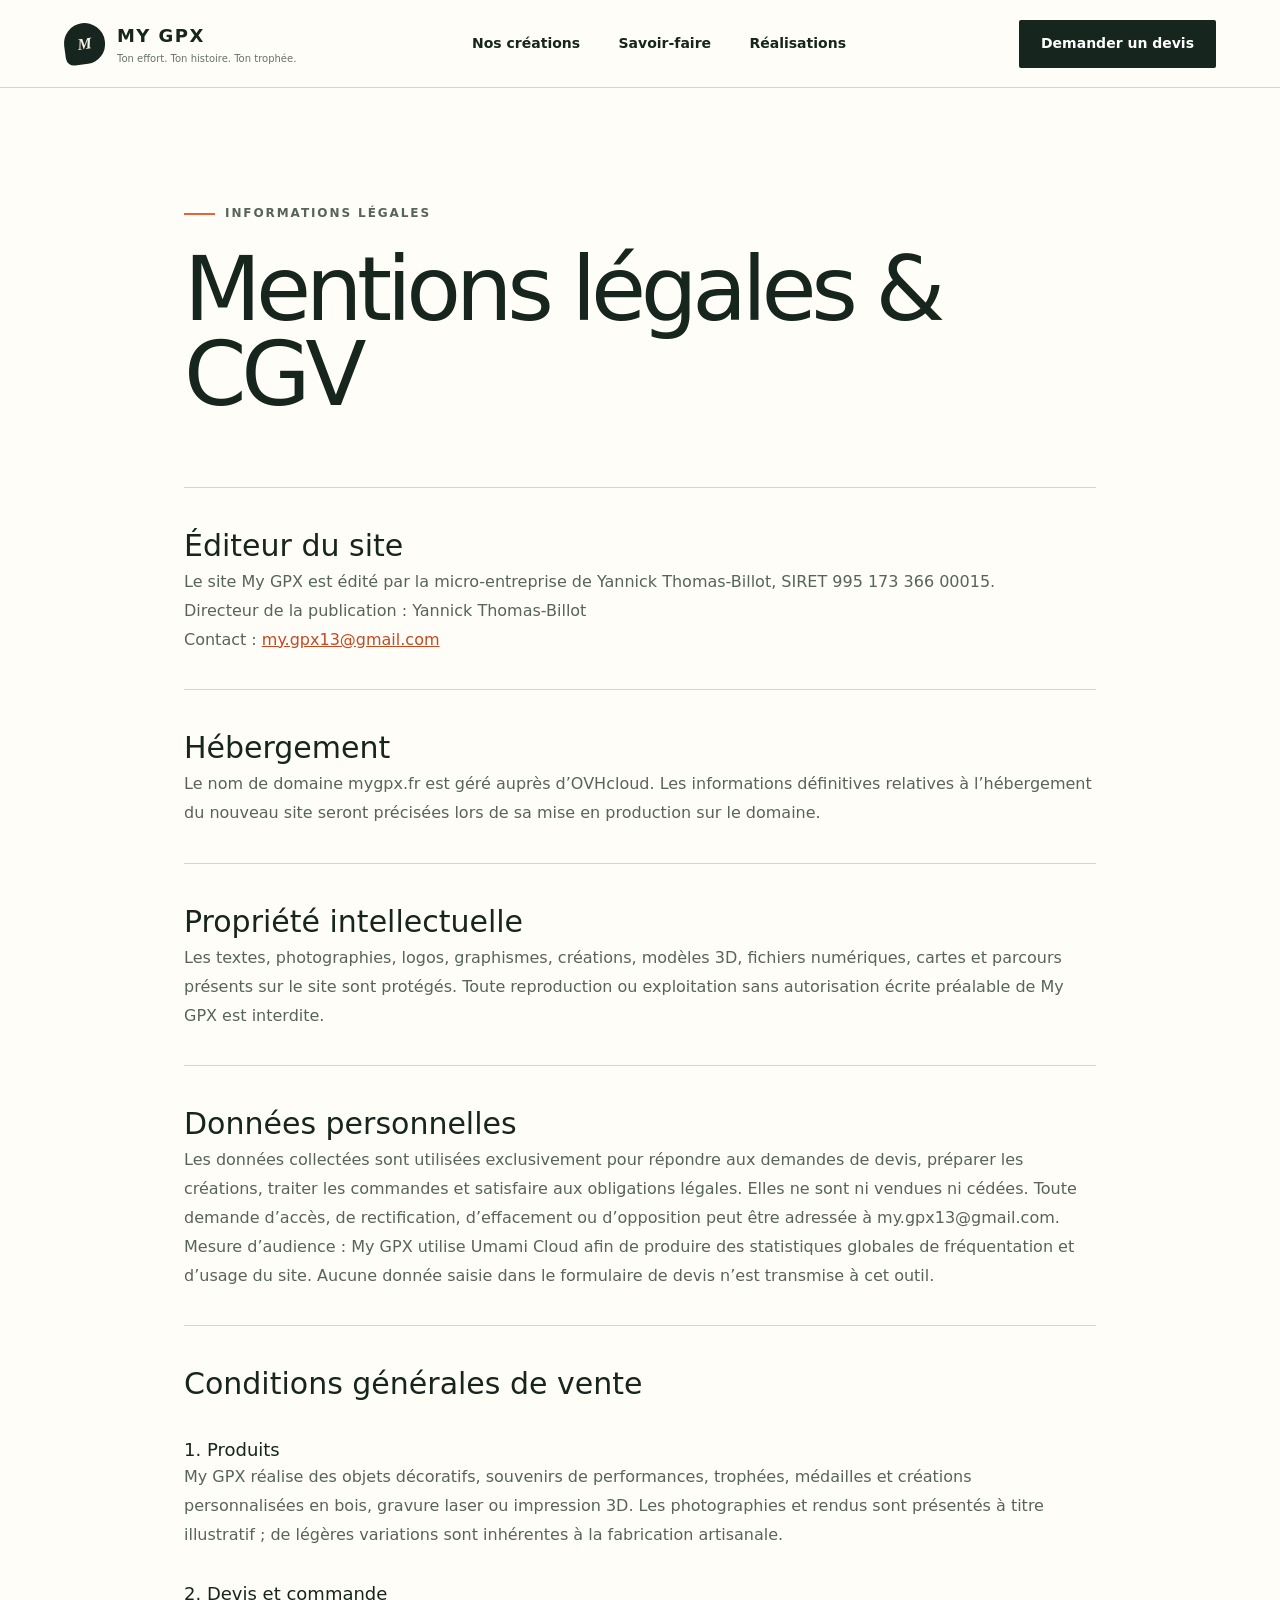
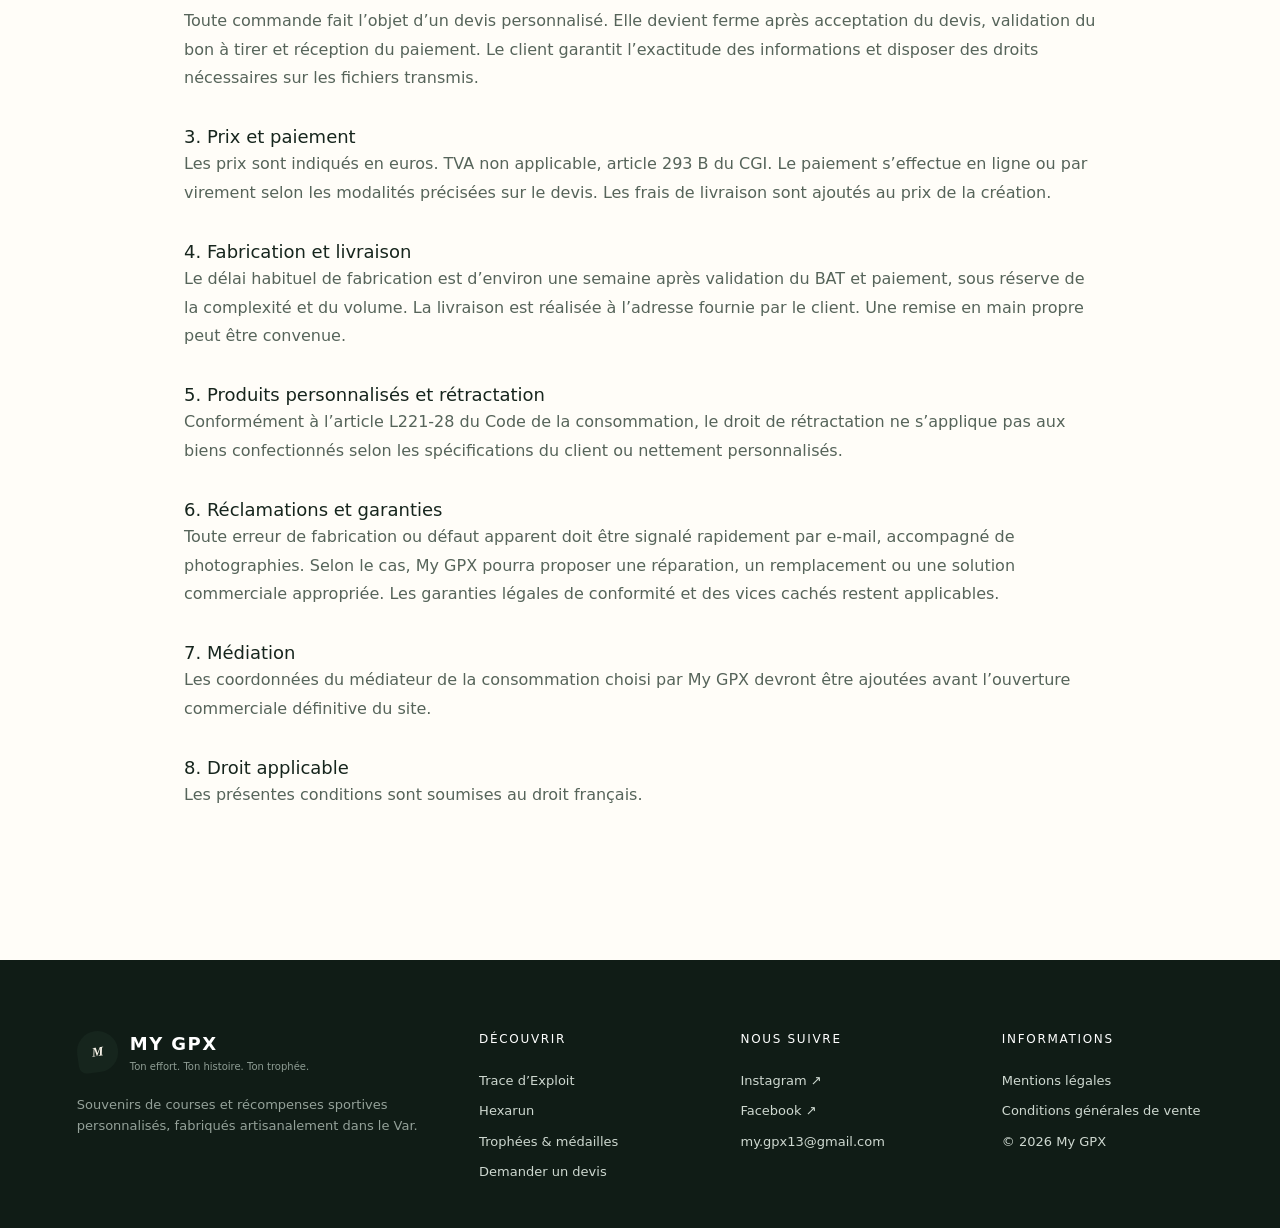
<file: informations-legales.html>
<!DOCTYPE html><html lang="fr"><head><meta charSet="utf-8"/><meta name="viewport" content="width=device-width, initial-scale=1"/><link rel="stylesheet" href="assets/styles.css" data-rsc-css-href="assets/styles.css" data-precedence="vite-rsc/importer-resources"/><title>My GPX — Ton effort. Ton histoire. Ton trophée.</title><meta name="description" content="Souvenirs de courses, trophées et médailles personnalisés en bois, fabriqués artisanalement dans le Var."/>
<script src="assets/maintenance-config.js"></script><script defer src="https://cloud.umami.is/script.js" data-website-id="81042aa8-d889-45b3-b822-0c5430422ec5"></script><script defer src="assets/analytics-events.js"></script></head><body><main><header class="site-header"><a href="index.html" class="brand" aria-label="My GPX, accueil"><span class="brand-mark" aria-hidden="true">M</span><span><strong>MY GPX</strong><small>Ton effort. Ton histoire. Ton trophée.</small></span></a><nav class="main-nav" aria-label="Navigation principale"><a href="index.html#modeles">Nos créations</a><a href="index.html#savoir-faire">Savoir-faire</a><a href="index.html#realisations">Réalisations</a></nav><a href="devis.html" class="button button-dark header-cta">Demander un devis</a></header><article class="legal-page"><p class="eyebrow"><span></span> Informations légales</p><h1>Mentions légales &amp; CGV</h1><section><h2>Éditeur du site</h2><p>Le site My GPX est édité par la micro-entreprise de Yannick Thomas-Billot, SIRET 995 173 366 00015.</p><p>Directeur de la publication : Yannick Thomas-Billot<br/>Contact : <a href="mailto:my.gpx13@gmail.com">my.gpx13@gmail.com</a></p></section><section><h2>Hébergement</h2><p>Le nom de domaine mygpx.fr est géré auprès d’OVHcloud. Les informations définitives relatives à l’hébergement du nouveau site seront précisées lors de sa mise en production sur le domaine.</p></section><section><h2>Propriété intellectuelle</h2><p>Les textes, photographies, logos, graphismes, créations, modèles 3D, fichiers numériques, cartes et parcours présents sur le site sont protégés. Toute reproduction ou exploitation sans autorisation écrite préalable de My GPX est interdite.</p></section><section><h2>Données personnelles</h2><p>Les données collectées sont utilisées exclusivement pour répondre aux demandes de devis, préparer les créations, traiter les commandes et satisfaire aux obligations légales. Elles ne sont ni vendues ni cédées. Toute demande d’accès, de rectification, d’effacement ou d’opposition peut être adressée à my.gpx13@gmail.com.</p><p>Mesure d’audience : My GPX utilise Umami Cloud afin de produire des statistiques globales de fréquentation et d’usage du site. Aucune donnée saisie dans le formulaire de devis n’est transmise à cet outil.</p></section><section id="cgv"><h2>Conditions générales de vente</h2><h3>1. Produits</h3><p>My GPX réalise des objets décoratifs, souvenirs de performances, trophées, médailles et créations personnalisées en bois, gravure laser ou impression 3D. Les photographies et rendus sont présentés à titre illustratif ; de légères variations sont inhérentes à la fabrication artisanale.</p><h3>2. Devis et commande</h3><p>Toute commande fait l’objet d’un devis personnalisé. Elle devient ferme après acceptation du devis, validation du bon à tirer et réception du paiement. Le client garantit l’exactitude des informations et disposer des droits nécessaires sur les fichiers transmis.</p><h3>3. Prix et paiement</h3><p>Les prix sont indiqués en euros. TVA non applicable, article 293 B du CGI. Le paiement s’effectue en ligne ou par virement selon les modalités précisées sur le devis. Les frais de livraison sont ajoutés au prix de la création.</p><h3>4. Fabrication et livraison</h3><p>Le délai habituel de fabrication est d’environ une semaine après validation du BAT et paiement, sous réserve de la complexité et du volume. La livraison est réalisée à l’adresse fournie par le client. Une remise en main propre peut être convenue.</p><h3>5. Produits personnalisés et rétractation</h3><p>Conformément à l’article L221-28 du Code de la consommation, le droit de rétractation ne s’applique pas aux biens confectionnés selon les spécifications du client ou nettement personnalisés.</p><h3>6. Réclamations et garanties</h3><p>Toute erreur de fabrication ou défaut apparent doit être signalé rapidement par e-mail, accompagné de photographies. Selon le cas, My GPX pourra proposer une réparation, un remplacement ou une solution commerciale appropriée. Les garanties légales de conformité et des vices cachés restent applicables.</p><h3>7. Médiation</h3><p>Les coordonnées du médiateur de la consommation choisi par My GPX devront être ajoutées avant l’ouverture commerciale définitive du site.</p><h3>8. Droit applicable</h3><p>Les présentes conditions sont soumises au droit français.</p></section></article><footer class="site-footer"><div><a href="index.html" class="brand footer-brand"><span class="brand-mark" aria-hidden="true">M</span><span><strong>MY GPX</strong><small>Ton effort. Ton histoire. Ton trophée.</small></span></a><p>Souvenirs de courses et récompenses sportives personnalisés, fabriqués artisanalement dans le Var.</p></div><div><h3>Découvrir</h3><a href="trace-exploit.html">Trace d’Exploit</a><a href="hexarun.html">Hexarun</a><a href="trophees-medailles.html">Trophées &amp; médailles</a><a href="devis.html">Demander un devis</a></div><div><h3>Nous suivre</h3><a href="https://www.instagram.com/my.gpx" target="_blank" rel="noreferrer">Instagram ↗</a><a href="https://www.facebook.com/share/1KzSbzuw7f/" target="_blank" rel="noreferrer">Facebook ↗</a><a href="mailto:my.gpx13@gmail.com">my.gpx13@gmail.com</a></div><div><h3>Informations</h3><a href="informations-legales.html">Mentions légales</a><a href="informations-legales.html#cgv">Conditions générales de vente</a><p>© 2026 My GPX</p></div></footer></main><script>
document.addEventListener('DOMContentLoaded', function () {
  const filters = document.querySelectorAll('.gallery-filters button');
  const figures = document.querySelectorAll('.gallery-grid figure');
  filters.forEach(function (button) {
    button.addEventListener('click', function () {
      filters.forEach(function (item) { item.classList.remove('active'); });
      button.classList.add('active');
      const category = button.textContent.trim();
      figures.forEach(function (figure) {
        const caption = figure.querySelector('figcaption');
        figure.hidden = category !== 'Tout' && (!caption || caption.textContent.trim() !== category);
      });
    });
  });

  const form = document.querySelector('.quote-form');
  if (form) {
    const requestedProject = new URLSearchParams(window.location.search).get('projet');
    const projectSelect = form.querySelector('[name="projectType"]');
    if (requestedProject && projectSelect) {
      const normalizedProject = requestedProject === 'Trophées & médailles' ? 'Trophées ou médailles' : requestedProject;
      projectSelect.value = normalizedProject;
    }
    const fileField = form.querySelector('.file-field');
    if (fileField) {
      const note = document.createElement('small');
      note.textContent = 'Les fichiers devront être joints manuellement dans l’e-mail qui va s’ouvrir.';
      fileField.appendChild(note);
    }
    form.addEventListener('submit', function (event) {
      event.preventDefault();
      if (!form.reportValidity()) return;
      const data = new FormData(form);
      const labels = {
        projectType: 'Type de création',
        eventName: 'Course ou événement',
        quantity: 'Quantité',
        deadline: 'Date souhaitée',
        message: 'Description',
        fullName: 'Nom et prénom',
        email: 'E-mail',
        phone: 'Téléphone',
        delivery: 'Remise du produit'
      };
      const lines = ['Bonjour My GPX,', '', 'Je souhaite demander un devis.', ''];
      Object.keys(labels).forEach(function (key) {
        const value = data.get(key);
        if (value) lines.push(labels[key] + ' : ' + value);
      });
      lines.push('', 'Je joins mes fichiers utiles à cet e-mail.', '', 'Merci.');
      const subject = 'Demande de devis My GPX — ' + (data.get('fullName') || 'Nouveau projet');
      window.location.href = 'mailto:my.gpx13@gmail.com?subject=' + encodeURIComponent(subject) + '&body=' + encodeURIComponent(lines.join('\n'));
    });
  }
});
</script></body></html>
</file>
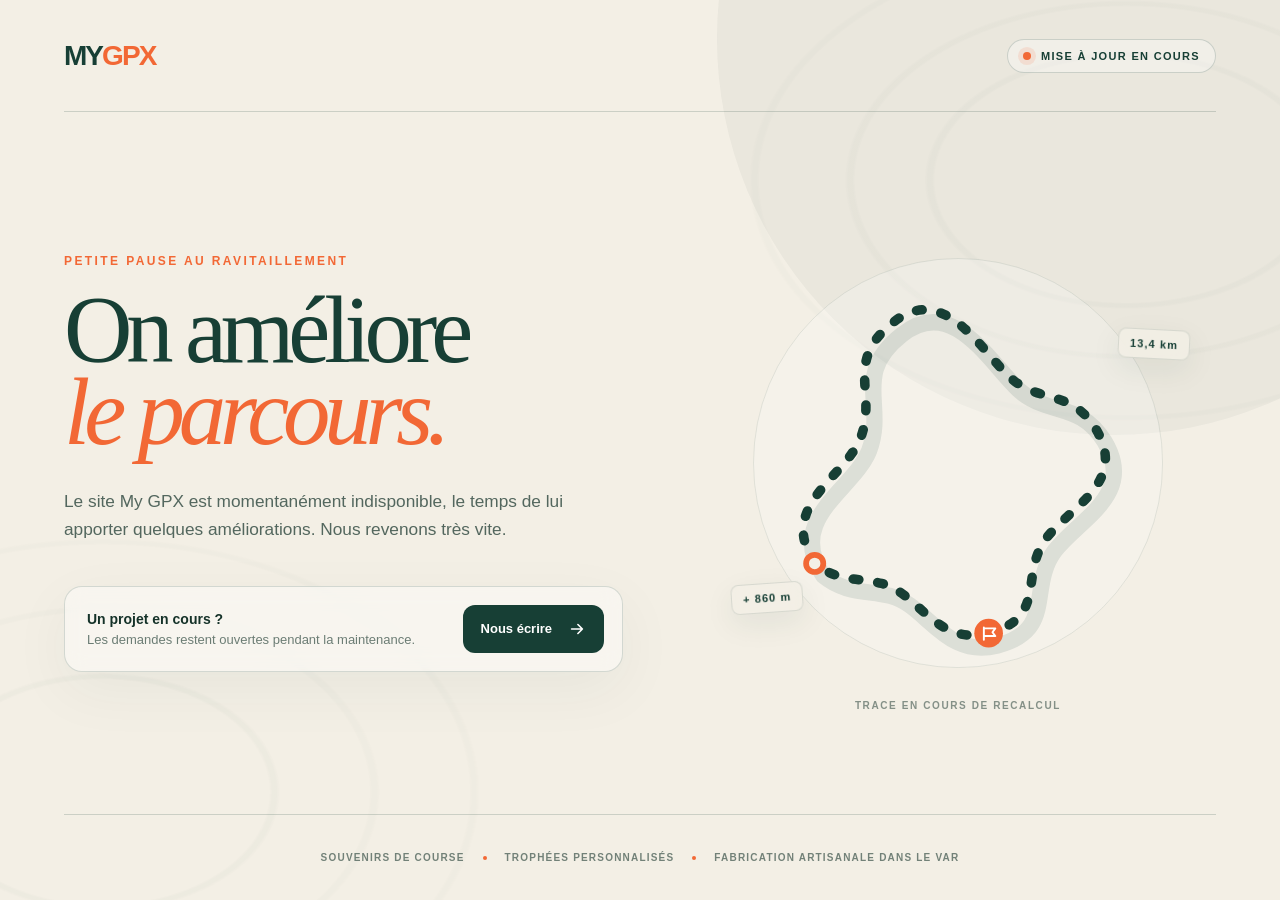
<file: maintenance.html>
<!DOCTYPE html>
<html lang="fr">
<head>
  <meta charset="utf-8">
  <meta name="viewport" content="width=device-width, initial-scale=1">
  <meta name="robots" content="noindex">
  <title>Maintenance | My GPX</title>
  <meta name="description" content="Le site My GPX est momentanément indisponible pour une mise à jour.">
  <link rel="stylesheet" href="assets/maintenance.css">
  <script defer src="https://cloud.umami.is/script.js" data-website-id="81042aa8-d889-45b3-b822-0c5430422ec5"></script>
  <script defer src="assets/analytics-events.js"></script>
</head>
<body>
  <main class="maintenance-page">
    <div class="topographic-lines" aria-hidden="true"></div>

    <header class="maintenance-header">
      <div class="maintenance-brand" aria-label="My GPX">
        <span>MY</span><strong>GPX</strong>
      </div>
      <span class="status-pill">
        <i aria-hidden="true"></i>
        Mise à jour en cours
      </span>
    </header>

    <section class="maintenance-hero" aria-labelledby="maintenance-title">
      <div class="maintenance-copy">
        <p class="maintenance-eyebrow">Petite pause au ravitaillement</p>
        <h1 id="maintenance-title">On améliore<br><em>le parcours.</em></h1>
        <p class="maintenance-intro">
          Le site My GPX est momentanément indisponible, le temps de lui
          apporter quelques améliorations. Nous revenons très vite.
        </p>

        <div class="contact-card">
          <div>
            <strong>Un projet en cours&nbsp;?</strong>
            <span>Les demandes restent ouvertes pendant la maintenance.</span>
          </div>
          <a href="mailto:my.gpx13@gmail.com">
            Nous écrire
            <svg viewBox="0 0 20 20" aria-hidden="true">
              <path d="M4 10h12M11 5l5 5-5 5"></path>
            </svg>
          </a>
        </div>
      </div>

      <div class="route-visual" aria-hidden="true">
        <span class="route-data route-distance">13,4 km</span>
        <span class="route-data route-elevation">+ 860 m</span>
        <svg viewBox="0 0 540 540" role="presentation">
          <circle class="route-ring" cx="270" cy="270" r="214"></circle>
          <path class="route-shadow" d="M120 375 C80 315 152 285 168 244 C186 196 150 164 202 123 C255 80 294 152 324 180 C354 208 388 192 414 234 C448 290 388 315 362 349 C334 387 364 432 302 448 C247 462 228 405 190 396 C166 390 143 394 120 375Z"></path>
          <path class="route-path" d="M120 375 C80 315 152 285 168 244 C186 196 150 164 202 123 C255 80 294 152 324 180 C354 208 388 192 414 234 C448 290 388 315 362 349 C334 387 364 432 302 448 C247 462 228 405 190 396 C166 390 143 394 120 375Z"></path>
          <circle class="route-start" cx="120" cy="375" r="9"></circle>
          <g class="route-finish" transform="translate(302 448)">
            <circle r="15"></circle>
            <path d="M-5-6v13M-4-5h11l-3 4 3 4H-4"></path>
          </g>
        </svg>
        <span class="route-caption">Trace en cours de recalcul</span>
      </div>
    </section>

    <footer class="maintenance-footer">
      <span>Souvenirs de course</span><i aria-hidden="true"></i>
      <span>Trophées personnalisés</span><i aria-hidden="true"></i>
      <span>Fabrication artisanale dans le Var</span>
    </footer>
  </main>
</body>
</html>
</file>
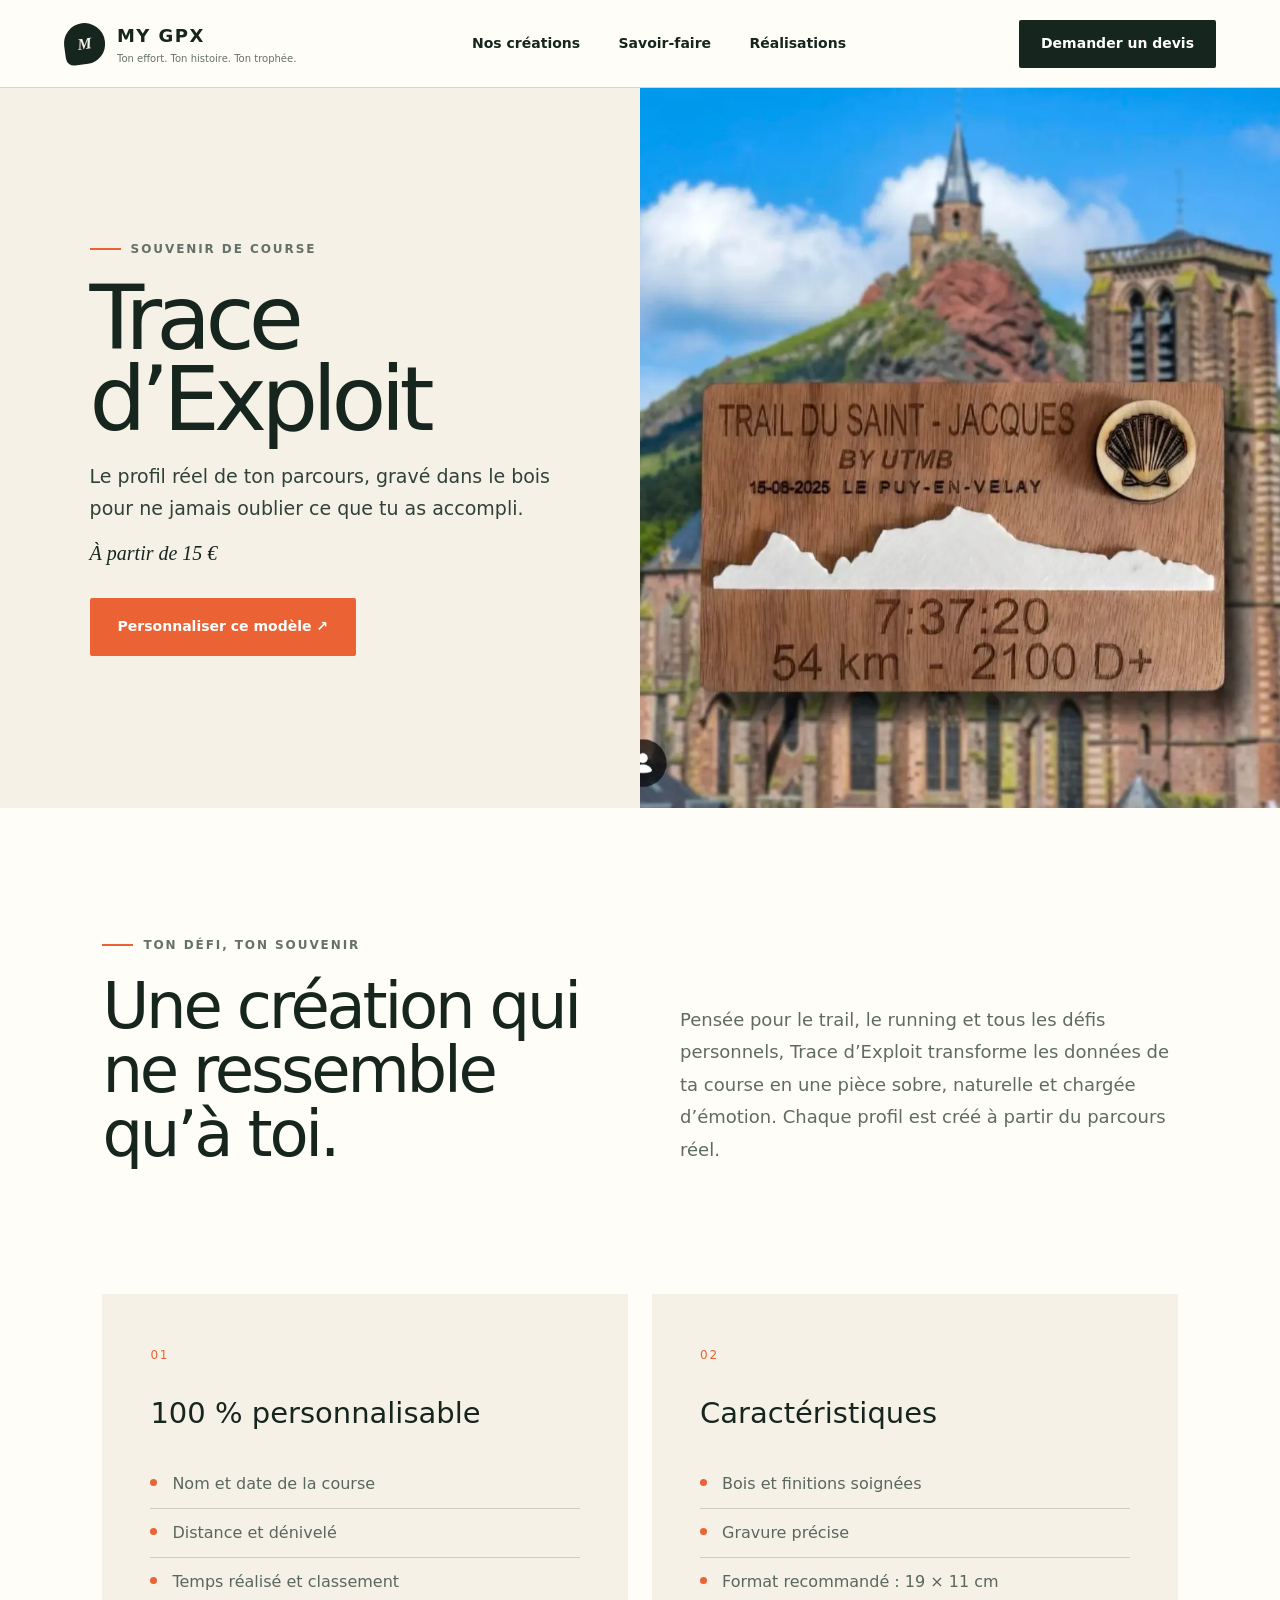
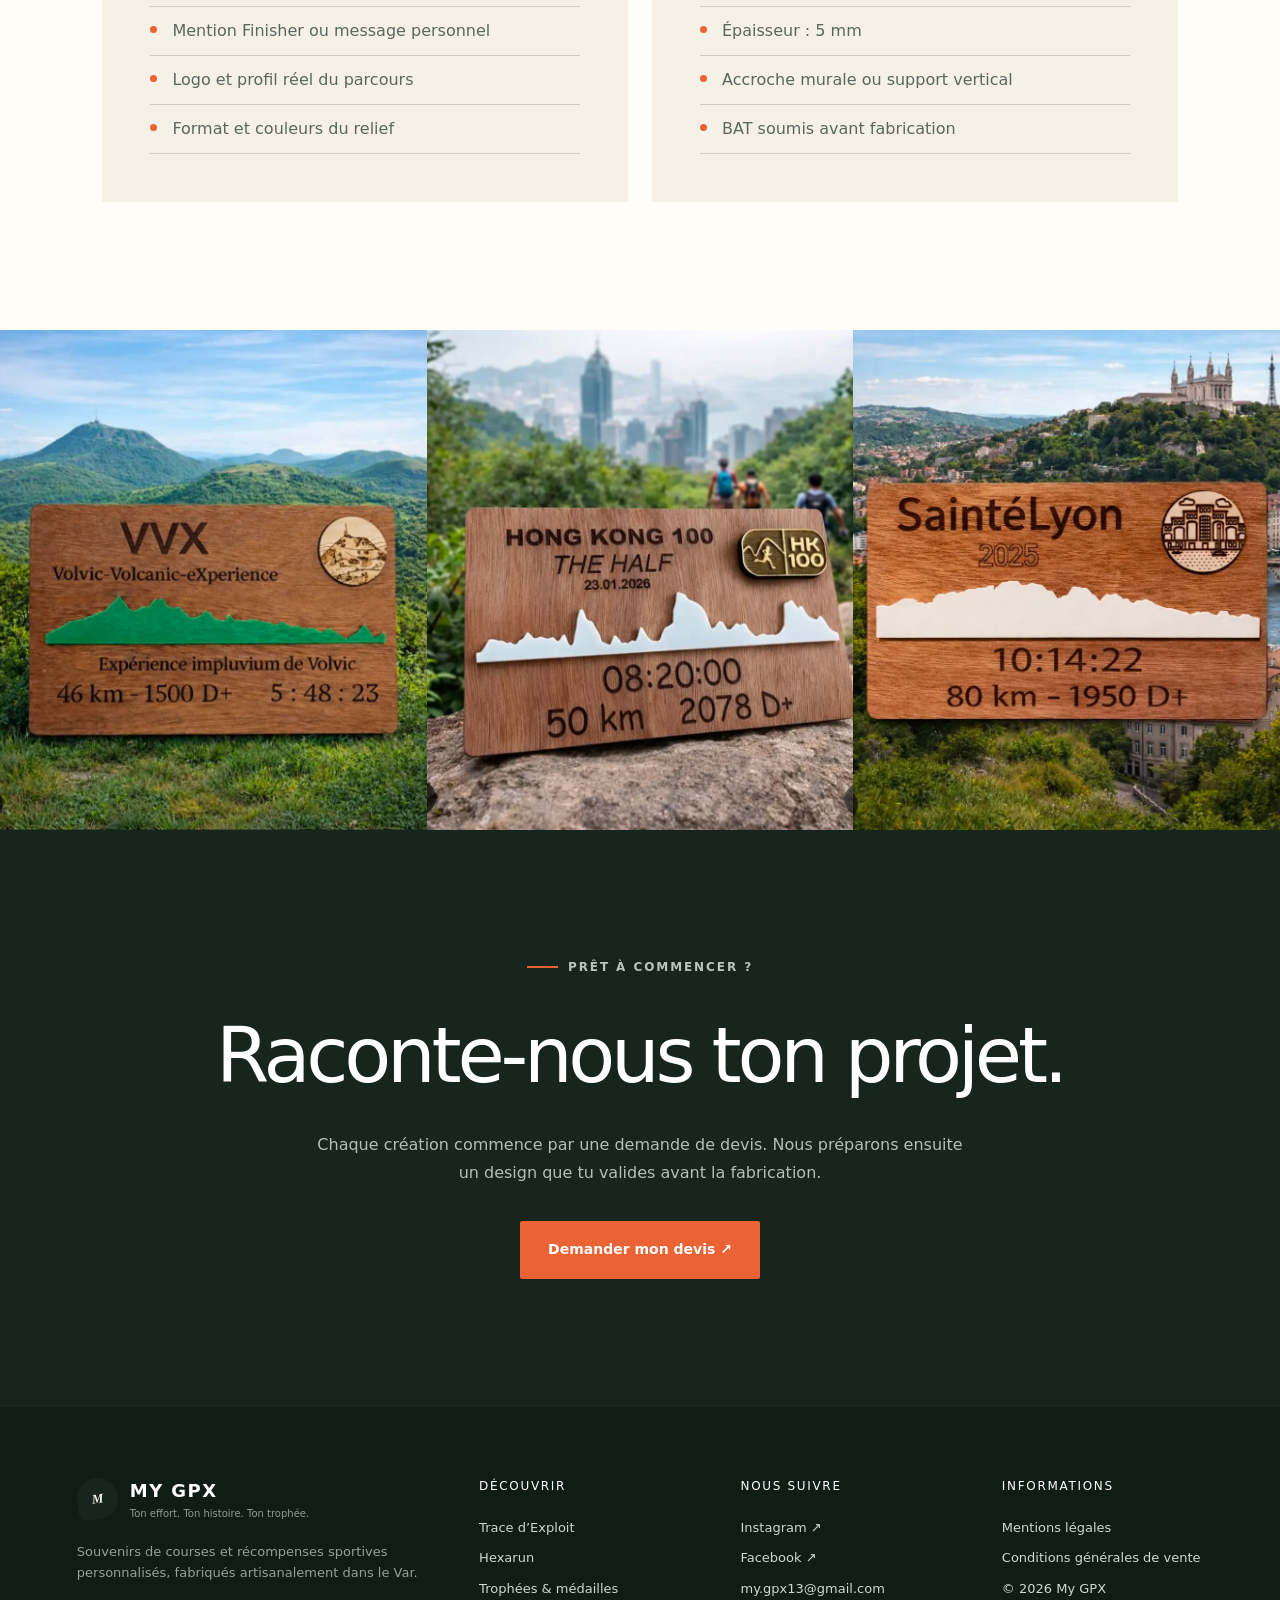
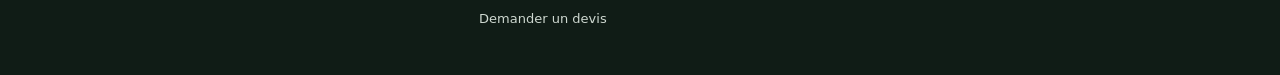
<file: trace-exploit.html>
<!DOCTYPE html><html lang="fr"><head><meta charSet="utf-8"/><meta name="viewport" content="width=device-width, initial-scale=1"/><link rel="preload" href="media/saint-jacques.webp" as="image"/><link rel="preload" href="media/vvx-souvenir.webp" as="image"/><link rel="preload" href="media/hong-kong-100.webp" as="image"/><link rel="preload" href="media/saintelyon.webp" as="image"/><link rel="stylesheet" href="assets/styles.css" data-rsc-css-href="assets/styles.css" data-precedence="vite-rsc/importer-resources"/><title>My GPX — Ton effort. Ton histoire. Ton trophée.</title><meta name="description" content="Souvenirs de courses, trophées et médailles personnalisés en bois, fabriqués artisanalement dans le Var."/>
<script src="assets/maintenance-config.js"></script><script defer src="https://cloud.umami.is/script.js" data-website-id="81042aa8-d889-45b3-b822-0c5430422ec5"></script><script defer src="assets/analytics-events.js"></script></head><body><main><header class="site-header"><a href="index.html" class="brand" aria-label="My GPX, accueil"><span class="brand-mark" aria-hidden="true">M</span><span><strong>MY GPX</strong><small>Ton effort. Ton histoire. Ton trophée.</small></span></a><nav class="main-nav" aria-label="Navigation principale"><a href="index.html#modeles">Nos créations</a><a href="index.html#savoir-faire">Savoir-faire</a><a href="index.html#realisations">Réalisations</a></nav><a href="devis.html" class="button button-dark header-cta">Demander un devis</a></header><section class="product-hero"><div><p class="eyebrow"><span></span> <!-- -->Souvenir de course</p><h1>Trace d’Exploit</h1><p>Le profil réel de ton parcours, gravé dans le bois pour ne jamais oublier ce que tu as accompli.</p><div class="product-price">À partir de 15 €</div><a href="devis.html?projet=Trace%20d%E2%80%99Exploit" class="button button-accent">Personnaliser ce modèle ↗</a></div><img src="media/saint-jacques.webp" alt="Exemple de Trace d’Exploit réalisé par My GPX"/></section><section class="product-story"><div><p class="eyebrow"><span></span> Ton défi, ton souvenir</p><h2>Une création qui ne ressemble qu’à toi.</h2></div><p>Pensée pour le trail, le running et tous les défis personnels, Trace d’Exploit transforme les données de ta course en une pièce sobre, naturelle et chargée d’émotion. Chaque profil est créé à partir du parcours réel.</p></section><section class="product-details"><article><span class="detail-number">01</span><h2>100 % personnalisable</h2><ul><li>Nom et date de la course</li><li>Distance et dénivelé</li><li>Temps réalisé et classement</li><li>Mention Finisher ou message personnel</li><li>Logo et profil réel du parcours</li><li>Format et couleurs du relief</li></ul></article><article><span class="detail-number">02</span><h2>Caractéristiques</h2><ul><li>Bois et finitions soignées</li><li>Gravure précise</li><li>Format recommandé : 19 × 11 cm</li><li>Épaisseur : 5 mm</li><li>Accroche murale ou support vertical</li><li>BAT soumis avant fabrication</li></ul></article></section><section class="product-gallery"><img src="media/vvx-souvenir.webp" alt="Trace d’Exploit, réalisation 1"/><img src="media/hong-kong-100.webp" alt="Trace d’Exploit, réalisation 2"/><img src="media/saintelyon.webp" alt="Trace d’Exploit, réalisation 3"/></section><section class="product-cta"><p class="eyebrow"><span></span> Prêt à commencer ?</p><h2>Raconte-nous ton projet.</h2><p>Chaque création commence par une demande de devis. Nous préparons ensuite un design que tu valides avant la fabrication.</p><a href="devis.html?projet=Trace%20d%E2%80%99Exploit" class="button button-accent">Demander mon devis ↗</a></section><footer class="site-footer"><div><a href="index.html" class="brand footer-brand"><span class="brand-mark" aria-hidden="true">M</span><span><strong>MY GPX</strong><small>Ton effort. Ton histoire. Ton trophée.</small></span></a><p>Souvenirs de courses et récompenses sportives personnalisés, fabriqués artisanalement dans le Var.</p></div><div><h3>Découvrir</h3><a href="trace-exploit.html">Trace d’Exploit</a><a href="hexarun.html">Hexarun</a><a href="trophees-medailles.html">Trophées &amp; médailles</a><a href="devis.html">Demander un devis</a></div><div><h3>Nous suivre</h3><a href="https://www.instagram.com/my.gpx" target="_blank" rel="noreferrer">Instagram ↗</a><a href="https://www.facebook.com/share/1KzSbzuw7f/" target="_blank" rel="noreferrer">Facebook ↗</a><a href="mailto:my.gpx13@gmail.com">my.gpx13@gmail.com</a></div><div><h3>Informations</h3><a href="informations-legales.html">Mentions légales</a><a href="informations-legales.html#cgv">Conditions générales de vente</a><p>© 2026 My GPX</p></div></footer></main><script>
document.addEventListener('DOMContentLoaded', function () {
  const filters = document.querySelectorAll('.gallery-filters button');
  const figures = document.querySelectorAll('.gallery-grid figure');
  filters.forEach(function (button) {
    button.addEventListener('click', function () {
      filters.forEach(function (item) { item.classList.remove('active'); });
      button.classList.add('active');
      const category = button.textContent.trim();
      figures.forEach(function (figure) {
        const caption = figure.querySelector('figcaption');
        figure.hidden = category !== 'Tout' && (!caption || caption.textContent.trim() !== category);
      });
    });
  });

  const form = document.querySelector('.quote-form');
  if (form) {
    const requestedProject = new URLSearchParams(window.location.search).get('projet');
    const projectSelect = form.querySelector('[name="projectType"]');
    if (requestedProject && projectSelect) {
      const normalizedProject = requestedProject === 'Trophées & médailles' ? 'Trophées ou médailles' : requestedProject;
      projectSelect.value = normalizedProject;
    }
    const fileField = form.querySelector('.file-field');
    if (fileField) {
      const note = document.createElement('small');
      note.textContent = 'Les fichiers devront être joints manuellement dans l’e-mail qui va s’ouvrir.';
      fileField.appendChild(note);
    }
    form.addEventListener('submit', function (event) {
      event.preventDefault();
      if (!form.reportValidity()) return;
      const data = new FormData(form);
      const labels = {
        projectType: 'Type de création',
        eventName: 'Course ou événement',
        quantity: 'Quantité',
        deadline: 'Date souhaitée',
        message: 'Description',
        fullName: 'Nom et prénom',
        email: 'E-mail',
        phone: 'Téléphone',
        delivery: 'Remise du produit'
      };
      const lines = ['Bonjour My GPX,', '', 'Je souhaite demander un devis.', ''];
      Object.keys(labels).forEach(function (key) {
        const value = data.get(key);
        if (value) lines.push(labels[key] + ' : ' + value);
      });
      lines.push('', 'Je joins mes fichiers utiles à cet e-mail.', '', 'Merci.');
      const subject = 'Demande de devis My GPX — ' + (data.get('fullName') || 'Nouveau projet');
      window.location.href = 'mailto:my.gpx13@gmail.com?subject=' + encodeURIComponent(subject) + '&body=' + encodeURIComponent(lines.join('\n'));
    });
  }
});
</script></body></html>
</file>
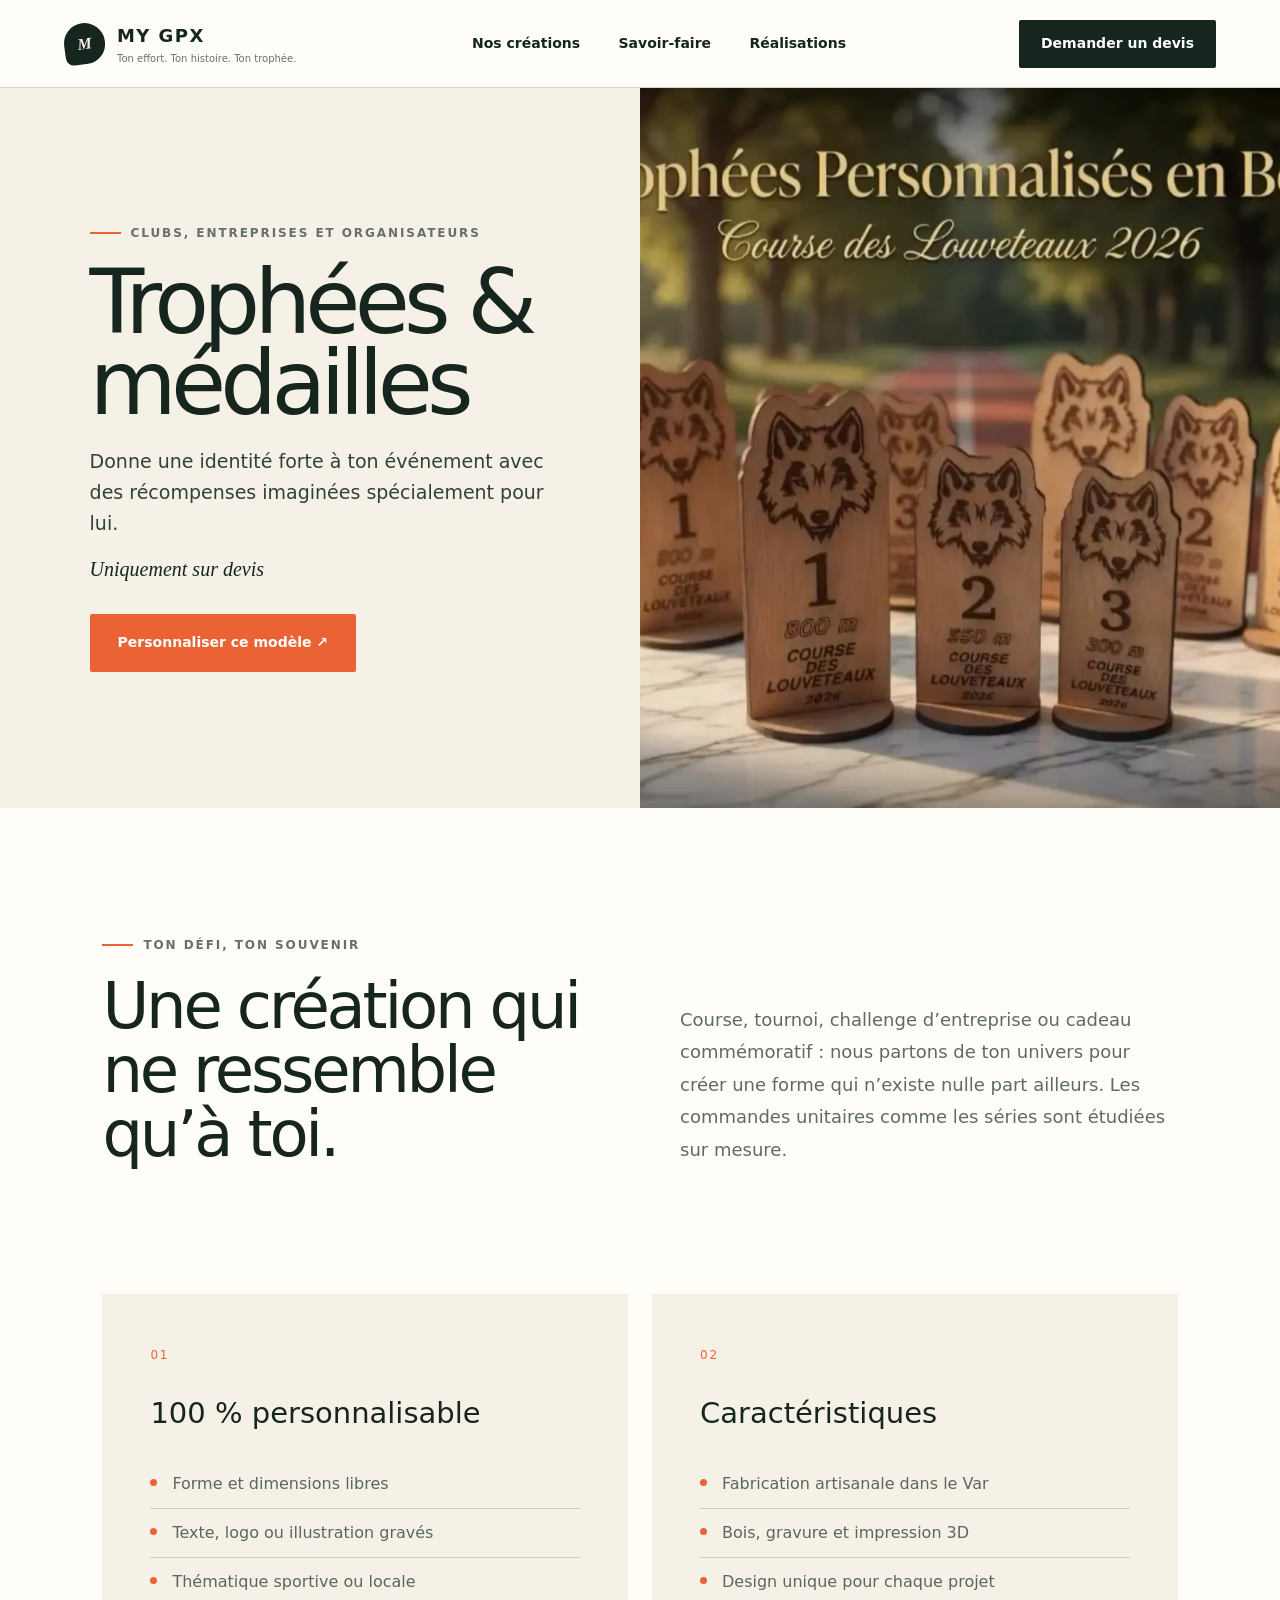
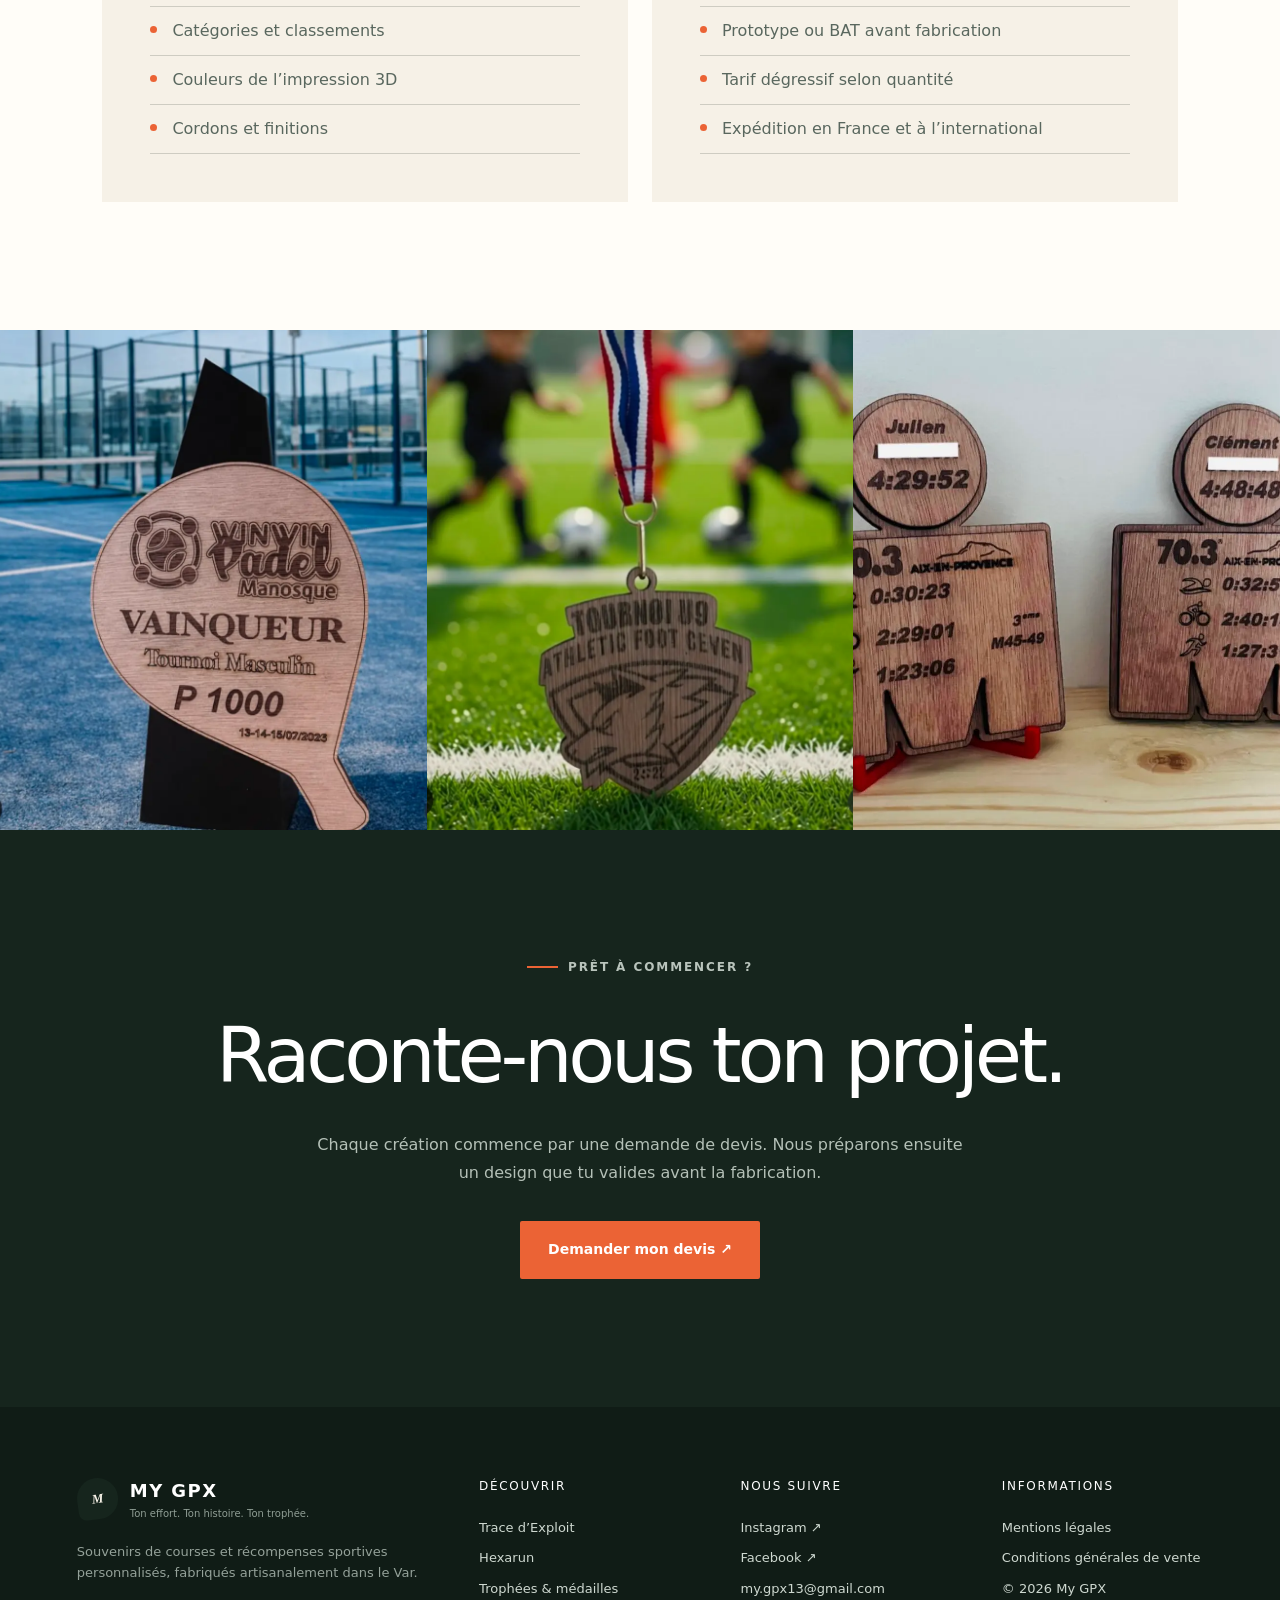
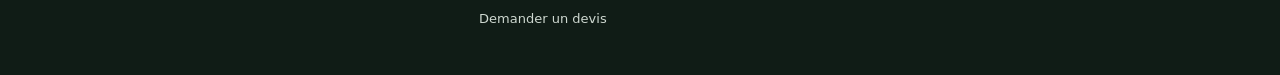
<file: trophees-medailles.html>
<!DOCTYPE html><html lang="fr"><head><meta charSet="utf-8"/><meta name="viewport" content="width=device-width, initial-scale=1"/><link rel="preload" href="media/trophees-louveteaux.webp" as="image"/><link rel="preload" href="media/trophee-padel.webp" as="image"/><link rel="preload" href="media/medaille-foot.webp" as="image"/><link rel="preload" href="media/trophees-triathlon.webp" as="image"/><link rel="stylesheet" href="assets/styles.css" data-rsc-css-href="assets/styles.css" data-precedence="vite-rsc/importer-resources"/><title>My GPX — Ton effort. Ton histoire. Ton trophée.</title><meta name="description" content="Souvenirs de courses, trophées et médailles personnalisés en bois, fabriqués artisanalement dans le Var."/>
<script src="assets/maintenance-config.js"></script><script defer src="https://cloud.umami.is/script.js" data-website-id="81042aa8-d889-45b3-b822-0c5430422ec5"></script><script defer src="assets/analytics-events.js"></script></head><body><main><header class="site-header"><a href="index.html" class="brand" aria-label="My GPX, accueil"><span class="brand-mark" aria-hidden="true">M</span><span><strong>MY GPX</strong><small>Ton effort. Ton histoire. Ton trophée.</small></span></a><nav class="main-nav" aria-label="Navigation principale"><a href="index.html#modeles">Nos créations</a><a href="index.html#savoir-faire">Savoir-faire</a><a href="index.html#realisations">Réalisations</a></nav><a href="devis.html" class="button button-dark header-cta">Demander un devis</a></header><section class="product-hero"><div><p class="eyebrow"><span></span> <!-- -->Clubs, entreprises et organisateurs</p><h1>Trophées &amp; médailles</h1><p>Donne une identité forte à ton événement avec des récompenses imaginées spécialement pour lui.</p><div class="product-price">Uniquement sur devis</div><a href="devis.html?projet=Troph%C3%A9es%20%26%20m%C3%A9dailles" class="button button-accent">Personnaliser ce modèle ↗</a></div><img src="media/trophees-louveteaux.webp" alt="Exemple de Trophées &amp; médailles réalisé par My GPX"/></section><section class="product-story"><div><p class="eyebrow"><span></span> Ton défi, ton souvenir</p><h2>Une création qui ne ressemble qu’à toi.</h2></div><p>Course, tournoi, challenge d’entreprise ou cadeau commémoratif : nous partons de ton univers pour créer une forme qui n’existe nulle part ailleurs. Les commandes unitaires comme les séries sont étudiées sur mesure.</p></section><section class="product-details"><article><span class="detail-number">01</span><h2>100 % personnalisable</h2><ul><li>Forme et dimensions libres</li><li>Texte, logo ou illustration gravés</li><li>Thématique sportive ou locale</li><li>Catégories et classements</li><li>Couleurs de l’impression 3D</li><li>Cordons et finitions</li></ul></article><article><span class="detail-number">02</span><h2>Caractéristiques</h2><ul><li>Fabrication artisanale dans le Var</li><li>Bois, gravure et impression 3D</li><li>Design unique pour chaque projet</li><li>Prototype ou BAT avant fabrication</li><li>Tarif dégressif selon quantité</li><li>Expédition en France et à l’international</li></ul></article></section><section class="product-gallery"><img src="media/trophee-padel.webp" alt="Trophées &amp; médailles, réalisation 1"/><img src="media/medaille-foot.webp" alt="Trophées &amp; médailles, réalisation 2"/><img src="media/trophees-triathlon.webp" alt="Trophées &amp; médailles, réalisation 3"/></section><section class="product-cta"><p class="eyebrow"><span></span> Prêt à commencer ?</p><h2>Raconte-nous ton projet.</h2><p>Chaque création commence par une demande de devis. Nous préparons ensuite un design que tu valides avant la fabrication.</p><a href="devis.html?projet=Troph%C3%A9es%20%26%20m%C3%A9dailles" class="button button-accent">Demander mon devis ↗</a></section><footer class="site-footer"><div><a href="index.html" class="brand footer-brand"><span class="brand-mark" aria-hidden="true">M</span><span><strong>MY GPX</strong><small>Ton effort. Ton histoire. Ton trophée.</small></span></a><p>Souvenirs de courses et récompenses sportives personnalisés, fabriqués artisanalement dans le Var.</p></div><div><h3>Découvrir</h3><a href="trace-exploit.html">Trace d’Exploit</a><a href="hexarun.html">Hexarun</a><a href="trophees-medailles.html">Trophées &amp; médailles</a><a href="devis.html">Demander un devis</a></div><div><h3>Nous suivre</h3><a href="https://www.instagram.com/my.gpx" target="_blank" rel="noreferrer">Instagram ↗</a><a href="https://www.facebook.com/share/1KzSbzuw7f/" target="_blank" rel="noreferrer">Facebook ↗</a><a href="mailto:my.gpx13@gmail.com">my.gpx13@gmail.com</a></div><div><h3>Informations</h3><a href="informations-legales.html">Mentions légales</a><a href="informations-legales.html#cgv">Conditions générales de vente</a><p>© 2026 My GPX</p></div></footer></main><script>
document.addEventListener('DOMContentLoaded', function () {
  const filters = document.querySelectorAll('.gallery-filters button');
  const figures = document.querySelectorAll('.gallery-grid figure');
  filters.forEach(function (button) {
    button.addEventListener('click', function () {
      filters.forEach(function (item) { item.classList.remove('active'); });
      button.classList.add('active');
      const category = button.textContent.trim();
      figures.forEach(function (figure) {
        const caption = figure.querySelector('figcaption');
        figure.hidden = category !== 'Tout' && (!caption || caption.textContent.trim() !== category);
      });
    });
  });

  const form = document.querySelector('.quote-form');
  if (form) {
    const requestedProject = new URLSearchParams(window.location.search).get('projet');
    const projectSelect = form.querySelector('[name="projectType"]');
    if (requestedProject && projectSelect) {
      const normalizedProject = requestedProject === 'Trophées & médailles' ? 'Trophées ou médailles' : requestedProject;
      projectSelect.value = normalizedProject;
    }
    const fileField = form.querySelector('.file-field');
    if (fileField) {
      const note = document.createElement('small');
      note.textContent = 'Les fichiers devront être joints manuellement dans l’e-mail qui va s’ouvrir.';
      fileField.appendChild(note);
    }
    form.addEventListener('submit', function (event) {
      event.preventDefault();
      if (!form.reportValidity()) return;
      const data = new FormData(form);
      const labels = {
        projectType: 'Type de création',
        eventName: 'Course ou événement',
        quantity: 'Quantité',
        deadline: 'Date souhaitée',
        message: 'Description',
        fullName: 'Nom et prénom',
        email: 'E-mail',
        phone: 'Téléphone',
        delivery: 'Remise du produit'
      };
      const lines = ['Bonjour My GPX,', '', 'Je souhaite demander un devis.', ''];
      Object.keys(labels).forEach(function (key) {
        const value = data.get(key);
        if (value) lines.push(labels[key] + ' : ' + value);
      });
      lines.push('', 'Je joins mes fichiers utiles à cet e-mail.', '', 'Merci.');
      const subject = 'Demande de devis My GPX — ' + (data.get('fullName') || 'Nouveau projet');
      window.location.href = 'mailto:my.gpx13@gmail.com?subject=' + encodeURIComponent(subject) + '&body=' + encodeURIComponent(lines.join('\n'));
    });
  }
});
</script></body></html>
</file>
<file: assets/maintenance.css>
:root {
  --cream: #f3efe5;
  --forest: #173f35;
  --forest-soft: #315f50;
  --orange: #f26835;
  --ink: #153229;
}

* { box-sizing: border-box; }
html, body { min-height: 100%; }
body {
  margin: 0;
  background: var(--cream);
  color: var(--ink);
  font-family: Arial, Helvetica, sans-serif;
}

.maintenance-page {
  position: relative;
  display: flex;
  min-height: 100vh;
  flex-direction: column;
  overflow: hidden;
  padding: 0 clamp(24px, 5vw, 76px);
  isolation: isolate;
}

.topographic-lines {
  position: absolute;
  inset: 0;
  z-index: -2;
  opacity: .32;
  background-image:
    radial-gradient(ellipse at 88% 20%, transparent 0 12%, rgba(23,63,53,.08) 12.2% 12.45%, transparent 12.7% 17%, rgba(23,63,53,.07) 17.2% 17.45%, transparent 17.7% 23%, rgba(23,63,53,.06) 23.2% 23.45%, transparent 23.7%),
    radial-gradient(ellipse at 8% 88%, transparent 0 10%, rgba(23,63,53,.08) 10.2% 10.45%, transparent 10.7% 16%, rgba(23,63,53,.06) 16.2% 16.45%, transparent 16.7% 22%, rgba(23,63,53,.05) 22.2% 22.45%, transparent 22.7%);
}

.maintenance-page::after {
  content: "";
  position: absolute;
  right: -18vw;
  top: -28vw;
  z-index: -3;
  width: 62vw;
  height: 62vw;
  border-radius: 50%;
  background: rgba(23,63,53,.045);
}

.maintenance-header {
  display: flex;
  align-items: center;
  justify-content: space-between;
  min-height: 112px;
  border-bottom: 1px solid rgba(23,63,53,.18);
}

.maintenance-brand {
  display: inline-flex;
  align-items: baseline;
  color: var(--forest);
  font-size: 28px;
  font-weight: 900;
  letter-spacing: -.07em;
}
.maintenance-brand strong { color: var(--orange); }

.status-pill {
  display: inline-flex;
  align-items: center;
  gap: 10px;
  border: 1px solid rgba(23,63,53,.18);
  border-radius: 999px;
  padding: 10px 15px;
  background: rgba(255,255,255,.34);
  color: var(--forest);
  font-size: 11px;
  font-weight: 700;
  letter-spacing: .12em;
  text-transform: uppercase;
}
.status-pill i {
  width: 8px;
  height: 8px;
  border-radius: 50%;
  background: var(--orange);
  box-shadow: 0 0 0 5px rgba(242,104,53,.13);
  animation: pulse 2.2s ease-in-out infinite;
}

.maintenance-hero {
  display: grid;
  flex: 1;
  grid-template-columns: minmax(0,1.04fr) minmax(380px,.96fr);
  align-items: center;
  gap: clamp(30px,6vw,100px);
  padding: clamp(56px,8vh,104px) 0;
}
.maintenance-copy { max-width: 690px; }
.maintenance-eyebrow {
  margin: 0 0 22px;
  color: var(--orange);
  font-size: 12px;
  font-weight: 800;
  letter-spacing: .2em;
  text-transform: uppercase;
}

h1 {
  margin: 0;
  color: var(--forest);
  font-family: Georgia, "Times New Roman", serif;
  font-size: clamp(58px,7.4vw,112px);
  font-weight: 500;
  letter-spacing: -.065em;
  line-height: .86;
}
h1 em { color: var(--orange); font-weight: 400; }

.maintenance-intro {
  max-width: 570px;
  margin: 34px 0 0;
  color: rgba(21,50,41,.72);
  font-size: clamp(17px,1.35vw,20px);
  line-height: 1.65;
}

.contact-card {
  display: flex;
  align-items: center;
  justify-content: space-between;
  gap: 24px;
  max-width: 660px;
  margin-top: 42px;
  padding: 18px 18px 18px 22px;
  border: 1px solid rgba(23,63,53,.16);
  border-radius: 18px;
  background: rgba(255,255,255,.4);
  box-shadow: 0 18px 60px rgba(23,63,53,.05);
  backdrop-filter: blur(10px);
}
.contact-card strong, .contact-card span { display: block; }
.contact-card strong { font-size: 14px; }
.contact-card span { margin-top: 5px; color: rgba(21,50,41,.62); font-size: 13px; }
.contact-card a {
  display: inline-flex;
  flex: 0 0 auto;
  align-items: center;
  gap: 16px;
  border-radius: 12px;
  padding: 15px 18px;
  background: var(--forest);
  color: white;
  font-size: 13px;
  font-weight: 700;
  text-decoration: none;
  transition: transform 160ms ease, background 160ms ease;
}
.contact-card a:hover { transform: translateY(-2px); background: var(--forest-soft); }
.contact-card a:focus-visible { outline: 3px solid rgba(242,104,53,.42); outline-offset: 4px; }
.contact-card svg {
  width: 18px;
  fill: none;
  stroke: currentColor;
  stroke-linecap: round;
  stroke-linejoin: round;
  stroke-width: 1.8;
}

.route-visual { position: relative; width: min(100%,560px); margin: auto; }
.route-visual svg { display: block; width: 100%; overflow: visible; }
.route-ring { fill: rgba(255,255,255,.22); stroke: rgba(23,63,53,.1); stroke-width: 1; }
.route-shadow, .route-path { fill: none; stroke-linecap: round; stroke-linejoin: round; }
.route-shadow { transform: translate(9px,13px); stroke: rgba(23,63,53,.11); stroke-width: 17; }
.route-path {
  stroke: var(--forest);
  stroke-width: 10;
  stroke-dasharray: 6 20;
  animation: route 22s linear infinite;
}
.route-start { fill: var(--cream); stroke: var(--orange); stroke-width: 6; }
.route-finish circle { fill: var(--orange); }
.route-finish path {
  fill: none;
  stroke: white;
  stroke-linecap: round;
  stroke-linejoin: round;
  stroke-width: 2;
}

.route-data, .route-caption { position: absolute; z-index: 2; }
.route-data {
  border: 1px solid rgba(23,63,53,.12);
  border-radius: 8px;
  padding: 8px 11px;
  background: rgba(243,239,229,.85);
  color: var(--forest);
  font-size: 11px;
  font-weight: 800;
  letter-spacing: .1em;
  box-shadow: 0 10px 30px rgba(23,63,53,.08);
  backdrop-filter: blur(8px);
}
.route-distance { right: 5%; top: 24%; transform: rotate(3deg); }
.route-elevation { bottom: 21%; left: 6%; transform: rotate(-4deg); }
.route-caption {
  left: 50%;
  bottom: 2%;
  transform: translateX(-50%);
  color: rgba(21,50,41,.5);
  font-size: 10px;
  font-weight: 700;
  letter-spacing: .16em;
  text-transform: uppercase;
  white-space: nowrap;
}

.maintenance-footer {
  display: flex;
  align-items: center;
  justify-content: center;
  gap: 18px;
  min-height: 86px;
  border-top: 1px solid rgba(23,63,53,.18);
  color: rgba(21,50,41,.58);
  font-size: 10px;
  font-weight: 700;
  letter-spacing: .12em;
  text-align: center;
  text-transform: uppercase;
}
.maintenance-footer i { width: 4px; height: 4px; border-radius: 50%; background: var(--orange); }

@keyframes route { to { stroke-dashoffset: -156; } }
@keyframes pulse { 0%,100% { transform: scale(1); } 50% { transform: scale(.72); } }

@media (max-width: 920px) {
  .maintenance-hero { grid-template-columns: 1fr; gap: 32px; padding-top: 48px; }
  .route-visual { width: min(85vw,480px); }
}

@media (max-width: 620px) {
  .maintenance-page { padding-inline: 20px; }
  .maintenance-header { min-height: 88px; }
  .status-pill { padding: 9px 11px; font-size: 9px; letter-spacing: .08em; }
  .maintenance-hero { padding: 46px 0 34px; }
  h1 { font-size: clamp(54px,18vw,76px); }
  .maintenance-intro { margin-top: 26px; font-size: 16px; }
  .contact-card { align-items: stretch; flex-direction: column; margin-top: 30px; }
  .contact-card a { justify-content: space-between; }
  .route-visual { width: 100%; }
  .maintenance-footer { flex-wrap: wrap; gap: 8px 12px; padding: 22px 0; line-height: 1.5; }
}

@media (prefers-reduced-motion: reduce) {
  .route-path, .status-pill i { animation: none; }
}
</file>
<file: assets/styles.css>
/*! tailwindcss v4.2.1 | MIT License | https://tailwindcss.com */
@layer properties{@supports (((-webkit-hyphens:none)) and (not (margin-trim:inline))) or ((-moz-orient:inline) and (not (color:rgb(from red r g b)))){*,:before,:after,::backdrop{--tw-blur:initial;--tw-brightness:initial;--tw-contrast:initial;--tw-grayscale:initial;--tw-hue-rotate:initial;--tw-invert:initial;--tw-opacity:initial;--tw-saturate:initial;--tw-sepia:initial;--tw-drop-shadow:initial;--tw-drop-shadow-color:initial;--tw-drop-shadow-alpha:100%;--tw-drop-shadow-size:initial}}}@layer theme{:root,:host{--font-sans:ui-sans-serif, system-ui, sans-serif, "Apple Color Emoji", "Segoe UI Emoji", "Segoe UI Symbol", "Noto Color Emoji";--font-mono:ui-monospace, SFMono-Regular, Menlo, Monaco, Consolas, "Liberation Mono", "Courier New", monospace;--spacing:.25rem;--default-font-family:var(--font-sans);--default-mono-font-family:var(--font-mono)}}@layer base{*,:after,:before,::backdrop{box-sizing:border-box;border:0 solid;margin:0;padding:0}::file-selector-button{box-sizing:border-box;border:0 solid;margin:0;padding:0}html,:host{-webkit-text-size-adjust:100%;tab-size:4;line-height:1.5;font-family:var(--default-font-family,ui-sans-serif, system-ui, sans-serif, "Apple Color Emoji", "Segoe UI Emoji", "Segoe UI Symbol", "Noto Color Emoji");font-feature-settings:var(--default-font-feature-settings,normal);font-variation-settings:var(--default-font-variation-settings,normal);-webkit-tap-highlight-color:transparent}hr{height:0;color:inherit;border-top-width:1px}abbr:where([title]){-webkit-text-decoration:underline dotted;text-decoration:underline dotted}h1,h2,h3,h4,h5,h6{font-size:inherit;font-weight:inherit}a{color:inherit;-webkit-text-decoration:inherit;-webkit-text-decoration:inherit;-webkit-text-decoration:inherit;-webkit-text-decoration:inherit;text-decoration:inherit}b,strong{font-weight:bolder}code,kbd,samp,pre{font-family:var(--default-mono-font-family,ui-monospace, SFMono-Regular, Menlo, Monaco, Consolas, "Liberation Mono", "Courier New", monospace);font-feature-settings:var(--default-mono-font-feature-settings,normal);font-variation-settings:var(--default-mono-font-variation-settings,normal);font-size:1em}small{font-size:80%}sub,sup{vertical-align:baseline;font-size:75%;line-height:0;position:relative}sub{bottom:-.25em}sup{top:-.5em}table{text-indent:0;border-color:inherit;border-collapse:collapse}:-moz-focusring{outline:auto}progress{vertical-align:baseline}summary{display:list-item}ol,ul,menu{list-style:none}img,svg,video,canvas,audio,iframe,embed,object{vertical-align:middle;display:block}img,video{max-width:100%;height:auto}button,input,select,optgroup,textarea{font:inherit;font-feature-settings:inherit;font-variation-settings:inherit;letter-spacing:inherit;color:inherit;opacity:1;background-color:#0000;border-radius:0}::file-selector-button{font:inherit;font-feature-settings:inherit;font-variation-settings:inherit;letter-spacing:inherit;color:inherit;opacity:1;background-color:#0000;border-radius:0}:where(select:is([multiple],[size])) optgroup{font-weight:bolder}:where(select:is([multiple],[size])) optgroup option{padding-inline-start:20px}::file-selector-button{margin-inline-end:4px}::placeholder{opacity:1}@supports (not ((-webkit-appearance:-apple-pay-button))) or (contain-intrinsic-size:1px){::placeholder{color:currentColor}@supports (color:color-mix(in lab, red, red)){::placeholder{color:color-mix(in oklab, currentcolor 50%, transparent)}}}textarea{resize:vertical}::-webkit-search-decoration{-webkit-appearance:none}::-webkit-date-and-time-value{min-height:1lh;text-align:inherit}::-webkit-datetime-edit{display:inline-flex}::-webkit-datetime-edit-fields-wrapper{padding:0}::-webkit-datetime-edit{padding-block:0}::-webkit-datetime-edit-year-field{padding-block:0}::-webkit-datetime-edit-month-field{padding-block:0}::-webkit-datetime-edit-day-field{padding-block:0}::-webkit-datetime-edit-hour-field{padding-block:0}::-webkit-datetime-edit-minute-field{padding-block:0}::-webkit-datetime-edit-second-field{padding-block:0}::-webkit-datetime-edit-millisecond-field{padding-block:0}::-webkit-datetime-edit-meridiem-field{padding-block:0}::-webkit-calendar-picker-indicator{line-height:1}:-moz-ui-invalid{box-shadow:none}button,input:where([type=button],[type=reset],[type=submit]){appearance:button}::file-selector-button{appearance:button}::-webkit-inner-spin-button{height:auto}::-webkit-outer-spin-button{height:auto}[hidden]:where(:not([hidden=until-found])){display:none!important}}@layer components;@layer utilities{.visible{visibility:visible}.relative{position:relative}.start{inset-inline-start:var(--spacing)}.table{display:table}.filter{filter:var(--tw-blur,) var(--tw-brightness,) var(--tw-contrast,) var(--tw-grayscale,) var(--tw-hue-rotate,) var(--tw-invert,) var(--tw-saturate,) var(--tw-sepia,) var(--tw-drop-shadow,)}}:root{--ink:#16251d;--ink-soft:#304139;--cream:#f6f1e7;--paper:#fffdf8;--orange:#eb6335;--orange-dark:#c84820;--line:#16251d2e}*{box-sizing:border-box}html{scroll-behavior:smooth}body{background:var(--paper);color:var(--ink);margin:0;font-family:Inter,ui-sans-serif,system-ui,-apple-system,BlinkMacSystemFont,Segoe UI,sans-serif}a{color:inherit;text-decoration:none}img{max-width:100%;display:block}.site-header{border-bottom:1px solid var(--line);z-index:10;background:#fffdf8f2;justify-content:space-between;align-items:center;gap:30px;height:88px;padding:0 clamp(24px,5vw,80px);display:flex;position:relative}.brand{align-items:center;gap:12px;min-width:235px;display:flex}.brand-mark{background:var(--ink);width:41px;height:41px;color:var(--cream);border-radius:50% 50% 48% 20%;place-items:center;font-family:Georgia,serif;font-style:italic;font-weight:700;display:grid;transform:rotate(-8deg)}.brand>span:last-child{flex-direction:column;gap:2px;display:flex}.brand strong{letter-spacing:.08em;font-size:18px}.brand small{color:#667269;font-size:10px}.main-nav{gap:clamp(18px,3vw,46px);font-size:14px;font-weight:600;display:flex}.main-nav a{position:relative}.main-nav a:after{content:"";background:var(--orange);height:2px;transition:right .25s;position:absolute;bottom:-7px;left:0;right:100%}.main-nav a:hover:after,.main-nav a:focus-visible:after{right:0}.button{border-radius:2px;justify-content:center;align-items:center;gap:14px;min-height:48px;padding:0 22px;font-size:14px;font-weight:750;transition:transform .2s,background .2s;display:inline-flex}.button:hover{transform:translateY(-2px)}.button-dark{background:var(--ink);color:#fff}.button-accent{background:var(--orange);color:#fff;min-height:58px;padding:0 28px}.button-accent:hover{background:var(--orange-dark)}.hero{background:var(--cream);grid-template-columns:1.03fr .97fr;min-height:calc(100vh - 88px);display:grid;overflow:hidden}.hero-copy{flex-direction:column;justify-content:center;padding:clamp(58px,7vw,110px) clamp(30px,6.5vw,105px);display:flex}.eyebrow{color:#657168;letter-spacing:.16em;text-transform:uppercase;align-items:center;gap:10px;font-size:12px;font-weight:750;display:flex}.eyebrow span{background:var(--orange);width:31px;height:2px;display:inline-block}.hero h1{letter-spacing:-.065em;max-width:750px;margin:22px 0 26px;font-size:clamp(54px,6.5vw,102px);font-weight:800;line-height:.91}.hero h1 em{color:var(--orange);letter-spacing:-.045em;margin-top:10px;font-family:Georgia,Times New Roman,serif;font-weight:400;display:block}.hero-intro{max-width:610px;color:var(--ink-soft);margin:0;font-size:clamp(17px,1.3vw,21px);line-height:1.65}.hero-actions{align-items:center;gap:32px;margin-top:38px;display:flex}.text-link{border-bottom:1px solid var(--ink);padding-bottom:5px;font-size:14px;font-weight:750}.text-link span{margin-left:8px}.hero-proof{color:#68736b;flex-wrap:wrap;gap:22px 34px;margin-top:clamp(48px,6vw,92px);font-size:12px;display:flex}.hero-proof span{border-right:1px solid var(--line);padding-right:28px}.hero-proof span:last-child{border-right:0}.hero-proof b{color:var(--ink);margin-bottom:3px;font-size:14px;display:block}.hero-visual{background:#cad0c6;min-height:650px;position:relative;overflow:hidden}.hero-visual>img{object-fit:cover;object-position:50% 45%;width:100%;height:100%;transform:scale(1.02)}.hero-visual:after{content:"";background:linear-gradient(#0000 55%,#0f1c1494);position:absolute;inset:0}.hero-caption{z-index:3;color:#fff;justify-content:space-between;align-items:flex-end;gap:20px;display:flex;position:absolute;bottom:38px;left:42px;right:42px}.hero-caption>span{letter-spacing:.18em;font-size:11px}.hero-caption p{max-width:270px;margin:0;font-size:13px;line-height:1.55}.hero-caption strong{font-size:16px;display:block}.contour{z-index:2;border:1px solid #ffffff73;border-radius:46% 54% 37% 63%;position:absolute;transform:rotate(12deg)}.contour-one{width:170px;height:110px;top:110px;right:-62px}.contour-two{width:110px;height:74px;top:150px;right:-30px}.intro-strip{background:var(--ink);color:#dde5dc;text-align:center;grid-template-columns:repeat(3,1fr);gap:20px;padding:22px clamp(24px,5vw,80px);display:grid}.intro-strip p{margin:0;font-family:Georgia,serif;font-size:14px;font-style:italic}.intro-strip p+p{border-left:1px solid #ffffff2e}.products-section{padding:clamp(80px,10vw,150px) clamp(24px,6vw,96px)}.section-heading{justify-content:space-between;align-items:flex-end;gap:60px;margin-bottom:54px;display:flex}.section-heading h2{letter-spacing:-.045em;margin:16px 0 0;font-size:clamp(44px,5vw,72px);line-height:.98}.section-heading>p{color:#667269;max-width:430px;margin:0 0 5px;line-height:1.7}.product-grid{grid-template-columns:repeat(3,1fr);gap:22px;display:grid}.product-card{background:var(--cream);overflow:hidden}.product-image-wrap{background:#d3d5ca;height:350px;position:relative;overflow:hidden}.product-image-wrap img{object-fit:cover;width:100%;height:100%;transition:transform .5s}.product-card:first-child img{object-position:center 45%}.product-card:nth-child(2) img{object-position:center 48%}.product-card:nth-child(3) img{object-position:center 46%}.product-card:hover img{transform:scale(1.035)}.product-number{background:#fffdf8eb;place-items:center;width:38px;height:38px;font-size:11px;font-weight:800;display:grid;position:absolute;top:16px;left:16px}.product-content{padding:27px 27px 25px}.product-eyebrow{color:var(--orange-dark);letter-spacing:.12em;text-transform:uppercase;margin:0 0 8px;font-size:10px;font-weight:800}.product-content h3{letter-spacing:-.03em;margin:0;font-size:27px}.product-content>p:not(.product-eyebrow){color:#647067;min-height:75px;margin:14px 0 22px;font-size:14px;line-height:1.7}.product-bottom{border-top:1px solid var(--line);justify-content:space-between;align-items:center;padding-top:18px;display:flex}.product-bottom strong{font-size:13px}.round-arrow{border:1px solid var(--line);border-radius:50%;place-items:center;width:36px;height:36px;transition:background .2s,color .2s;display:grid}.product-card:hover .round-arrow{background:var(--ink);color:#fff}.coming-next{text-align:center;background:var(--orange);color:#fff;padding:80px 24px 100px}.coming-next .eyebrow{color:#fffc;justify-content:center}.coming-next .eyebrow span{background:#fff}.coming-next blockquote{max-width:880px;margin:28px auto 20px;font-family:Georgia,serif;font-size:clamp(34px,4.8vw,66px);font-style:italic;line-height:1.1}.coming-next cite{letter-spacing:.1em;font-size:12px;font-style:normal;font-weight:800}.process-section,.gallery-section,.faq-section{padding:clamp(80px,10vw,150px) clamp(24px,6vw,96px)}.process-section{background:var(--cream)}.process-grid{border-top:1px solid var(--line);border-bottom:1px solid var(--line);grid-template-columns:repeat(4,1fr);display:grid}.process-grid article{border-right:1px solid var(--line);padding:36px 30px 42px}.process-grid article:last-child{border-right:0}.process-grid b,.detail-number{color:var(--orange);letter-spacing:.15em;font-size:12px}.process-grid h3{letter-spacing:-.03em;margin:40px 0 14px;font-size:22px}.process-grid p{color:#667269;margin:0;font-size:14px;line-height:1.7}.gallery-section{background:var(--paper)}.gallery-filters{flex-wrap:wrap;gap:10px;margin-bottom:28px;display:flex}.gallery-filters button{border:1px solid var(--line);color:var(--ink);font:inherit;cursor:pointer;background:0 0;padding:11px 17px;font-size:12px;font-weight:700}.gallery-filters button.active{background:var(--ink);color:#fff}.gallery-grid{grid-template-columns:repeat(4,1fr);gap:14px;display:grid}.gallery-grid figure{background:#ddd;height:310px;margin:0;position:relative;overflow:hidden}.gallery-grid img{object-fit:cover;width:100%;height:100%;transition:transform .4s}.gallery-grid figure:hover img{transform:scale(1.035)}.gallery-grid figcaption{text-transform:uppercase;letter-spacing:.06em;background:#fffdf8eb;padding:8px 10px;font-size:10px;font-weight:800;position:absolute;bottom:12px;left:12px}.vvx-review{background:var(--ink);color:#fff;grid-template-columns:1fr 1fr;min-height:620px;display:grid}.review-image{overflow:hidden}.review-image img{object-fit:cover;object-position:center 43%;width:100%;height:100%}.review-copy{flex-direction:column;justify-content:center;padding:clamp(60px,8vw,120px);display:flex}.review-copy .eyebrow{color:#b5c0b7}.review-copy blockquote{margin:30px 0;font-family:Georgia,serif;font-size:clamp(34px,4vw,58px);font-style:italic;line-height:1.13}.review-copy cite{letter-spacing:.08em;font-size:12px;font-style:normal;font-weight:800}.faq-section{background:var(--cream);grid-template-columns:.72fr 1.28fr;gap:clamp(50px,8vw,130px);display:grid}.faq-section h2{letter-spacing:-.05em;font-size:clamp(46px,5vw,72px);line-height:.95}.faq-list{border-top:1px solid var(--line)}.faq-list details{border-bottom:1px solid var(--line);padding:23px 0}.faq-list summary{cursor:pointer;justify-content:space-between;gap:20px;font-weight:750;list-style:none;display:flex}.faq-list summary::-webkit-details-marker{display:none}.faq-list summary span{color:var(--orange);font-size:21px}.faq-list p{color:#667269;max-width:700px;line-height:1.7}.final-cta{text-align:center;background:#d9e0d5;padding:clamp(85px,10vw,150px) 24px}.final-cta .eyebrow{justify-content:center}.final-cta h2{letter-spacing:-.055em;margin:22px 0 16px;font-size:clamp(50px,6vw,86px);line-height:.95}.final-cta>p:not(.eyebrow){color:#57645b;max-width:610px;margin:0 auto 34px;font-size:17px;line-height:1.7}.site-footer{color:#ced8d0;background:#101c16;grid-template-columns:1.7fr repeat(3,1fr);gap:60px;padding:70px clamp(24px,6vw,96px) 46px;display:grid}.site-footer>div{flex-direction:column;align-items:flex-start;gap:11px;font-size:13px;display:flex}.site-footer>div:first-child p{color:#94a199;max-width:370px;line-height:1.65}.site-footer h3{color:#fff;text-transform:uppercase;letter-spacing:.14em;margin:0 0 12px;font-size:12px}.site-footer a:hover{color:#fff}.site-footer .brand{color:#fff;margin-bottom:9px}.site-footer .brand small{color:#8f9d94}.product-hero{background:var(--cream);grid-template-columns:1fr 1fr;min-height:720px;display:grid}.product-hero>div{flex-direction:column;justify-content:center;align-items:flex-start;padding:clamp(70px,8vw,130px) clamp(30px,7vw,110px);display:flex}.product-hero h1{letter-spacing:-.065em;margin:20px 0 22px;font-size:clamp(58px,7vw,104px);line-height:.9}.product-hero>div>p:not(.eyebrow){max-width:590px;color:var(--ink-soft);font-size:19px;line-height:1.65}.product-price{margin:14px 0 30px;font-family:Georgia,serif;font-size:20px;font-style:italic}.product-hero>img{object-fit:cover;object-position:center;width:100%;height:100%}.product-story{grid-template-columns:1fr 1fr;align-items:end;gap:80px;padding:clamp(85px,10vw,150px) clamp(24px,8vw,130px);display:grid}.product-story h2{letter-spacing:-.05em;margin:20px 0 0;font-size:clamp(44px,5vw,74px);line-height:1}.product-story>p{color:#5e6b62;max-width:620px;margin:0;font-size:18px;line-height:1.8}.product-details{grid-template-columns:1fr 1fr;gap:24px;padding:0 clamp(24px,8vw,130px) clamp(85px,10vw,150px);display:grid}.product-details article{background:var(--cream);padding:48px}.product-details h2{margin:26px 0 24px;font-size:29px}.product-details ul{margin:0;padding:0;list-style:none}.product-details li{border-bottom:1px solid var(--line);color:#59675e;padding:12px 0 12px 22px;position:relative}.product-details li:before{content:"";background:var(--orange);border-radius:50%;width:7px;height:7px;position:absolute;top:19px;left:0}.product-gallery{background:#eee;grid-template-columns:repeat(3,1fr);gap:0;display:grid}.product-gallery img{object-fit:cover;width:100%;height:500px}.product-cta{text-align:center;background:var(--ink);color:#fff;padding:clamp(85px,10vw,150px) 24px}.product-cta .eyebrow{color:#b9c4bc;justify-content:center}.product-cta h2{letter-spacing:-.055em;margin:22px 0 18px;font-size:clamp(50px,6vw,84px)}.product-cta>p:not(.eyebrow){color:#b4c0b7;max-width:650px;margin:0 auto 34px;line-height:1.75}.quote-hero{background:var(--cream);grid-template-columns:1.15fr .85fr;gap:clamp(50px,10vw,160px);padding:clamp(70px,8vw,125px) clamp(24px,7vw,110px);display:grid}.quote-hero h1{letter-spacing:-.065em;margin:22px 0;font-size:clamp(58px,7vw,100px);line-height:.92}.quote-hero h1 em{color:var(--orange);font-family:Georgia,serif;font-weight:400}.quote-hero>div>p:not(.eyebrow){color:#5d6b61;max-width:620px;font-size:18px;line-height:1.75}.quote-hero aside{background:var(--ink);color:#fff;align-self:start;padding:40px}.quote-hero aside h2{margin:0 0 25px;font-size:25px}.quote-hero ol{margin:0;padding:0;list-style:none}.quote-hero li{border-top:1px solid #ffffff26;gap:18px;padding:18px 0;display:flex}.quote-hero li b{color:var(--orange);font-size:11px}.quote-hero li span{color:#b6c1b9;font-size:13px;line-height:1.55}.quote-hero li strong{color:#fff;font-size:14px;display:block}.quote-form-section{padding:clamp(70px,8vw,120px) clamp(24px,18vw,280px)}.quote-form fieldset{border:0;margin:0 0 48px;padding:0}.quote-form legend{border-bottom:1px solid var(--line);width:100%;margin-bottom:28px;padding-bottom:16px;font-size:24px;font-weight:800}.form-grid{grid-template-columns:1fr 1fr;gap:24px;display:grid}.quote-form label{flex-direction:column;gap:9px;margin-bottom:24px;font-size:13px;font-weight:750;display:flex}.quote-form input,.quote-form select,.quote-form textarea{border:1px solid var(--line);width:100%;color:var(--ink);font:inherit;background:#fff;border-radius:0;outline:none;padding:15px 16px;font-size:14px}.quote-form input:focus,.quote-form select:focus,.quote-form textarea:focus{border-color:var(--orange);box-shadow:0 0 0 2px #eb63351f}.quote-form textarea{resize:vertical}.file-field{background:var(--cream);border:1px dashed #9ca79f;padding:20px}.file-field input{background:0 0;border:0;padding:4px 0}.file-field small{color:#6c786f;font-weight:400}.consent{align-items:flex-start;flex-direction:row!important;font-weight:400!important}.consent input{width:18px;margin-top:2px}.form-submit{cursor:pointer;border:0;min-width:280px}.form-submit:disabled{opacity:.65;cursor:wait}.form-error{color:#a92818;font-weight:700}.honeypot{width:1px!important;height:1px!important;position:absolute!important;left:-9999px!important}.form-success{background:var(--cream);text-align:center;padding:80px 30px}.form-success>span{background:var(--orange);color:#fff;border-radius:50%;place-items:center;width:62px;height:62px;margin:0 auto;font-size:28px;display:grid}.form-success h2{margin:25px 0 14px;font-size:45px}.form-success p{color:#5c6a60}.form-success .button{cursor:pointer;border:0;margin-top:20px}.legal-page{max-width:960px;margin:0 auto;padding:clamp(70px,9vw,130px) 24px}.legal-page>h1{letter-spacing:-.06em;margin:22px 0 70px;font-size:clamp(52px,7vw,90px);line-height:.95}.legal-page section{border-top:1px solid var(--line);padding:35px 0}.legal-page h2{font-size:30px}.legal-page h3{margin-top:30px;font-size:18px}.legal-page p{color:#56645a;line-height:1.8}.legal-page a{color:var(--orange-dark);text-decoration:underline}@media (width<=1000px){.main-nav{display:none}.hero{grid-template-columns:1fr}.hero-copy{min-height:650px}.hero-visual{min-height:600px}.product-grid{grid-template-columns:1fr 1fr}.product-card:last-child{grid-column:1/-1;max-width:calc(50% - 11px)}.process-grid{grid-template-columns:1fr 1fr}.process-grid article:nth-child(2){border-right:0}.gallery-grid{grid-template-columns:1fr 1fr}.site-footer{grid-template-columns:1.4fr 1fr}.product-hero,.product-story,.quote-hero{grid-template-columns:1fr}.product-hero>img{height:650px}.product-details{padding-left:24px;padding-right:24px}.quote-form-section{padding-left:8vw;padding-right:8vw}}@media (width<=680px){.site-header{height:76px;padding:0 18px}.brand{min-width:auto}.brand small,.header-cta{display:none}.hero-copy{min-height:auto;padding:66px 22px 58px}.hero h1{font-size:clamp(50px,15vw,68px)}.hero-actions{flex-direction:column;align-items:stretch;gap:22px}.button-accent{width:100%}.text-link{align-self:flex-start}.hero-proof{grid-template-columns:1fr 1fr;margin-top:48px;display:grid}.hero-proof span{border:0;padding:0}.hero-visual{min-height:500px}.hero-caption{bottom:22px;left:22px;right:22px}.intro-strip{grid-template-columns:1fr;gap:0}.intro-strip p{padding:10px 0}.intro-strip p+p{border-top:1px solid #ffffff26;border-left:0}.section-heading{flex-direction:column;align-items:flex-start;gap:24px}.product-grid{grid-template-columns:1fr}.product-card:last-child{grid-column:auto;max-width:none}.product-image-wrap{height:330px}.process-grid{grid-template-columns:1fr}.process-grid article{border-right:0;border-bottom:1px solid var(--line)}.gallery-grid{grid-template-columns:1fr}.gallery-grid figure{height:360px}.vvx-review{grid-template-columns:1fr}.review-image{height:480px}.faq-section{grid-template-columns:1fr}.site-footer{grid-template-columns:1fr;gap:38px}.product-hero>div{padding:65px 22px}.product-hero>img{height:520px}.product-story{grid-template-columns:1fr;gap:32px;padding-left:22px;padding-right:22px}.product-details{grid-template-columns:1fr}.product-details article{padding:32px 24px}.product-gallery{grid-template-columns:1fr}.product-gallery img{height:400px}.quote-hero{padding-left:22px;padding-right:22px}.quote-hero aside{padding:30px 24px}.quote-form-section{padding-left:22px;padding-right:22px}.form-grid{grid-template-columns:1fr}.form-submit{width:100%;min-width:0}}@media (prefers-reduced-motion:reduce){html{scroll-behavior:auto}*,:before,:after{transition-duration:.01ms!important}}@property --tw-blur{syntax:"*";inherits:false}@property --tw-brightness{syntax:"*";inherits:false}@property --tw-contrast{syntax:"*";inherits:false}@property --tw-grayscale{syntax:"*";inherits:false}@property --tw-hue-rotate{syntax:"*";inherits:false}@property --tw-invert{syntax:"*";inherits:false}@property --tw-opacity{syntax:"*";inherits:false}@property --tw-saturate{syntax:"*";inherits:false}@property --tw-sepia{syntax:"*";inherits:false}@property --tw-drop-shadow{syntax:"*";inherits:false}@property --tw-drop-shadow-color{syntax:"*";inherits:false}@property --tw-drop-shadow-alpha{syntax:"<percentage>";inherits:false;initial-value:100%}@property --tw-drop-shadow-size{syntax:"*";inherits:false}
</file>
